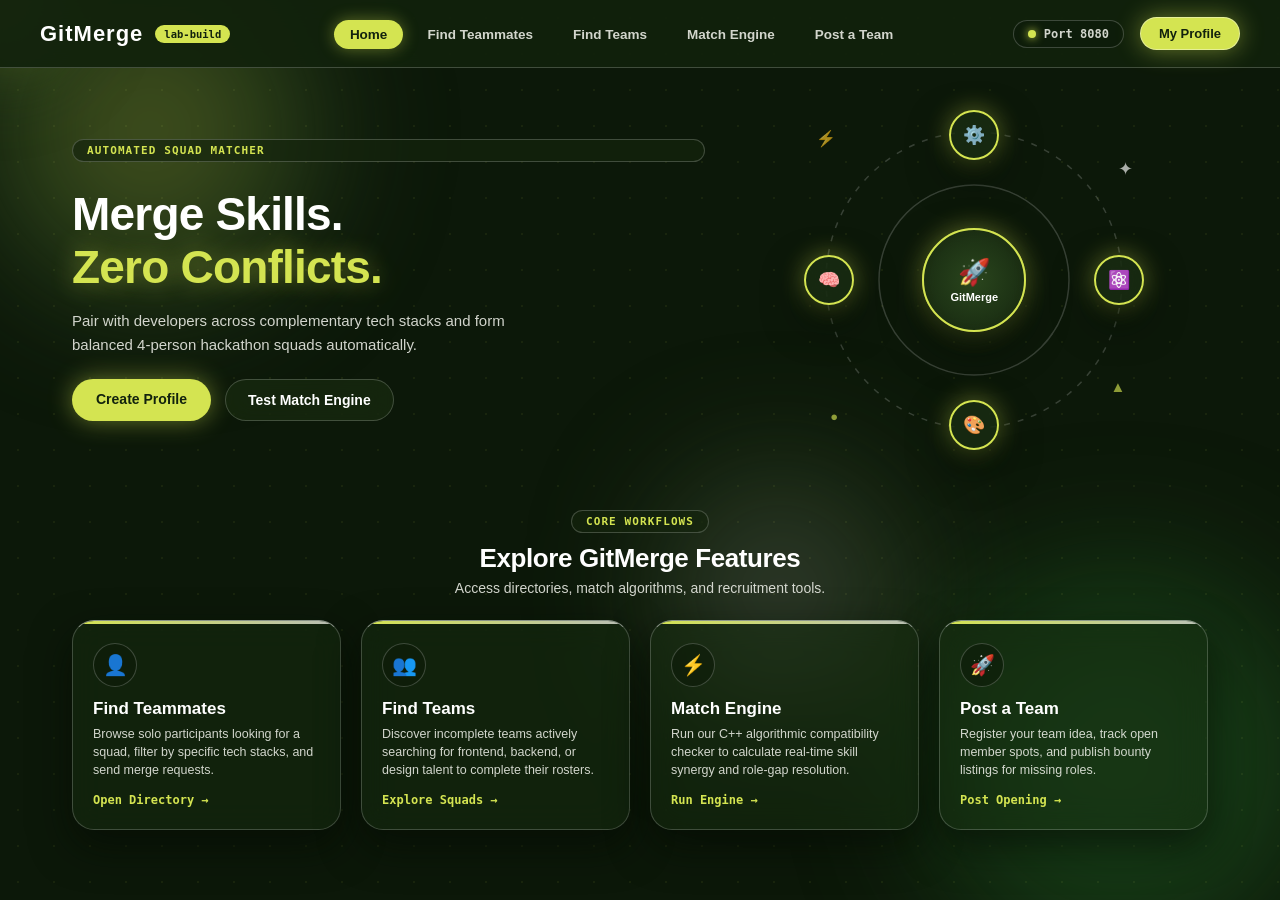
<file: frontend/index.html>
<!DOCTYPE html>
<html lang="en">
<head>
    <meta charset="UTF-8">
    <meta name="viewport" content="width=device-width, initial-scale=1.0">
    <title>GitMerge | Hub</title>
    <link rel="stylesheet" href="css/style.css">
    <link rel="stylesheet" href="css/navbar.css">
    <link rel="stylesheet" href="css/cards.css">
</head>
<body>
    <!-- INTERACTIVE BACKGROUND CANVAS -->
    <div class="global-bg-canvas">
        <div class="bg-orb orb-1"></div>
        <div class="bg-orb orb-2"></div>
        <div class="bg-orb orb-3"></div>
        <div class="mouse-follower-glow" id="mouseGlow"></div>
    </div>

    <header class="navbar">
        <div class="nav-brand">
            <a href="index.html" class="brand-title">GitMerge</a>
            <span class="brand-badge">lab-build</span>
        </div>
        <ul class="nav-links">
            <li><a href="index.html" class="nav-item active">Home</a></li>
            <li><a href="pages/find-teammates.html" class="nav-item">Find Teammates</a></li>
            <li><a href="pages/find-teams.html" class="nav-item">Find Teams</a></li>
            <li><a href="pages/match-engine.html" class="nav-item">Match Engine</a></li>
            <li><a href="pages/create-squad.html" class="nav-item">Post a Team</a></li>
        </ul>
        <div class="nav-right">
            <span class="engine-status"><span class="pulse-dot"></span>Port 8080</span>
            <a href="pages/profile.html" class="btn-profile-link">My Profile</a>
        </div>
    </header>

    <!-- Hero Section -->
    <section class="hero-orbit-section">
        <div class="hero-text-content">
            <span class="directory-badge">Automated Squad Matcher</span>
            <h1 class="hero-title">Merge Skills.<br><span class="highlight-lime">Zero Conflicts.</span></h1>
            <p class="hero-desc">
                Pair with developers across complementary tech stacks and form balanced 4-person hackathon squads automatically.
            </p>
            <div class="hero-actions">
                <a href="pages/profile.html" class="btn-hero-primary">Create Profile</a>
                <a href="pages/match-engine.html" class="btn-hero-secondary">Test Match Engine</a>
            </div>
        </div>

        <div class="orbit-stage" id="orbitStage">
            <div class="floating-particle p1">⚡</div>
            <div class="floating-particle p2">✦</div>
            <div class="floating-particle p3">●</div>
            <div class="floating-particle p4">▲</div>

            <div class="orbit-center">
                <div class="center-core">
                    <span class="core-icon">🚀</span>
                    <span class="core-label">GitMerge</span>
                </div>
                <div class="center-pulse"></div>
            </div>

            <!-- Explicit inline fill="none" prevents black circle bug -->
            <svg class="orbit-svg-tracks" viewBox="0 0 360 360" width="360" height="360" style="fill: none;">
                <circle class="track-circle track-outer" cx="180" cy="180" r="148" fill="none"></circle>
                <circle class="track-circle track-inner" cx="180" cy="180" r="95" fill="none"></circle>
            </svg>

            <div class="orbit-ring" id="orbitRing">
                <div class="orbit-node node-1">
                    <span class="node-icon">⚙️</span>
                    <span class="node-tooltip">C++ Backend</span>
                </div>
                <div class="orbit-node node-2">
                    <span class="node-icon">⚛️</span>
                    <span class="node-tooltip">Frontend Dev</span>
                </div>
                <div class="orbit-node node-3">
                    <span class="node-icon">🎨</span>
                    <span class="node-tooltip">UI/UX Design</span>
                </div>
                <div class="orbit-node node-4">
                    <span class="node-icon">🧠</span>
                    <span class="node-tooltip">AI / ML</span>
                </div>
            </div>
        </div>
    </section>

    <!-- 4 Feature Shortcuts Section -->
    <section class="shortcuts-section">
        <header class="shortcuts-header">
            <span class="directory-badge">Core Workflows</span>
            <h2>Explore GitMerge Features</h2>
            <p>Access directories, match algorithms, and recruitment tools.</p>
        </header>

        <div class="shortcuts-grid">
            <a href="pages/find-teammates.html" class="shortcut-card">
                <div>
                    <div class="shortcut-icon-bubble">👤</div>
                    <h3 class="shortcut-title">Find Teammates</h3>
                    <p class="shortcut-desc">Browse solo participants looking for a squad, filter by specific tech stacks, and send merge requests.</p>
                </div>
                <span class="shortcut-action-link">Open Directory &rarr;</span>
            </a>

            <a href="pages/find-teams.html" class="shortcut-card">
                <div>
                    <div class="shortcut-icon-bubble">👥</div>
                    <h3 class="shortcut-title">Find Teams</h3>
                    <p class="shortcut-desc">Discover incomplete teams actively searching for frontend, backend, or design talent to complete their rosters.</p>
                </div>
                <span class="shortcut-action-link">Explore Squads &rarr;</span>
            </a>

            <a href="pages/match-engine.html" class="shortcut-card">
                <div>
                    <div class="shortcut-icon-bubble">⚡</div>
                    <h3 class="shortcut-title">Match Engine</h3>
                    <p class="shortcut-desc">Run our C++ algorithmic compatibility checker to calculate real-time skill synergy and role-gap resolution.</p>
                </div>
                <span class="shortcut-action-link">Run Engine &rarr;</span>
            </a>

            <a href="pages/create-squad.html" class="shortcut-card">
                <div>
                    <div class="shortcut-icon-bubble">🚀</div>
                    <h3 class="shortcut-title">Post a Team</h3>
                    <p class="shortcut-desc">Register your team idea, track open member spots, and publish bounty listings for missing roles.</p>
                </div>
                <span class="shortcut-action-link">Post Opening &rarr;</span>
            </a>
        </div>
    </section>

    <script src="js/config.js"></script>
    <script>
        // Interactive Mouse Follower & 3D Tilt
        document.addEventListener("DOMContentLoaded", () => {
            const glow = document.getElementById("mouseGlow");
            const stage = document.getElementById("orbitStage");

            window.addEventListener("mousemove", (e) => {
                // Move the interactive background glow
                if (glow) {
                    glow.style.left = `${e.clientX}px`;
                    glow.style.top = `${e.clientY}px`;
                }

                // Smooth 3D parallax on the orbit hub
                if (stage) {
                    const x = (window.innerWidth / 2 - e.pageX) / 45;
                    const y = (window.innerHeight / 2 - e.pageY) / 45;
                    stage.style.transform = `perspective(1000px) rotateY(${-x}deg) rotateX(${y}deg)`;
                }
            });

            window.addEventListener("mouseleave", () => {
                if (stage) {
                    stage.style.transform = `perspective(1000px) rotateY(0deg) rotateX(0deg)`;
                }
            });
        });
    </script>
</body>
</html>
</file>
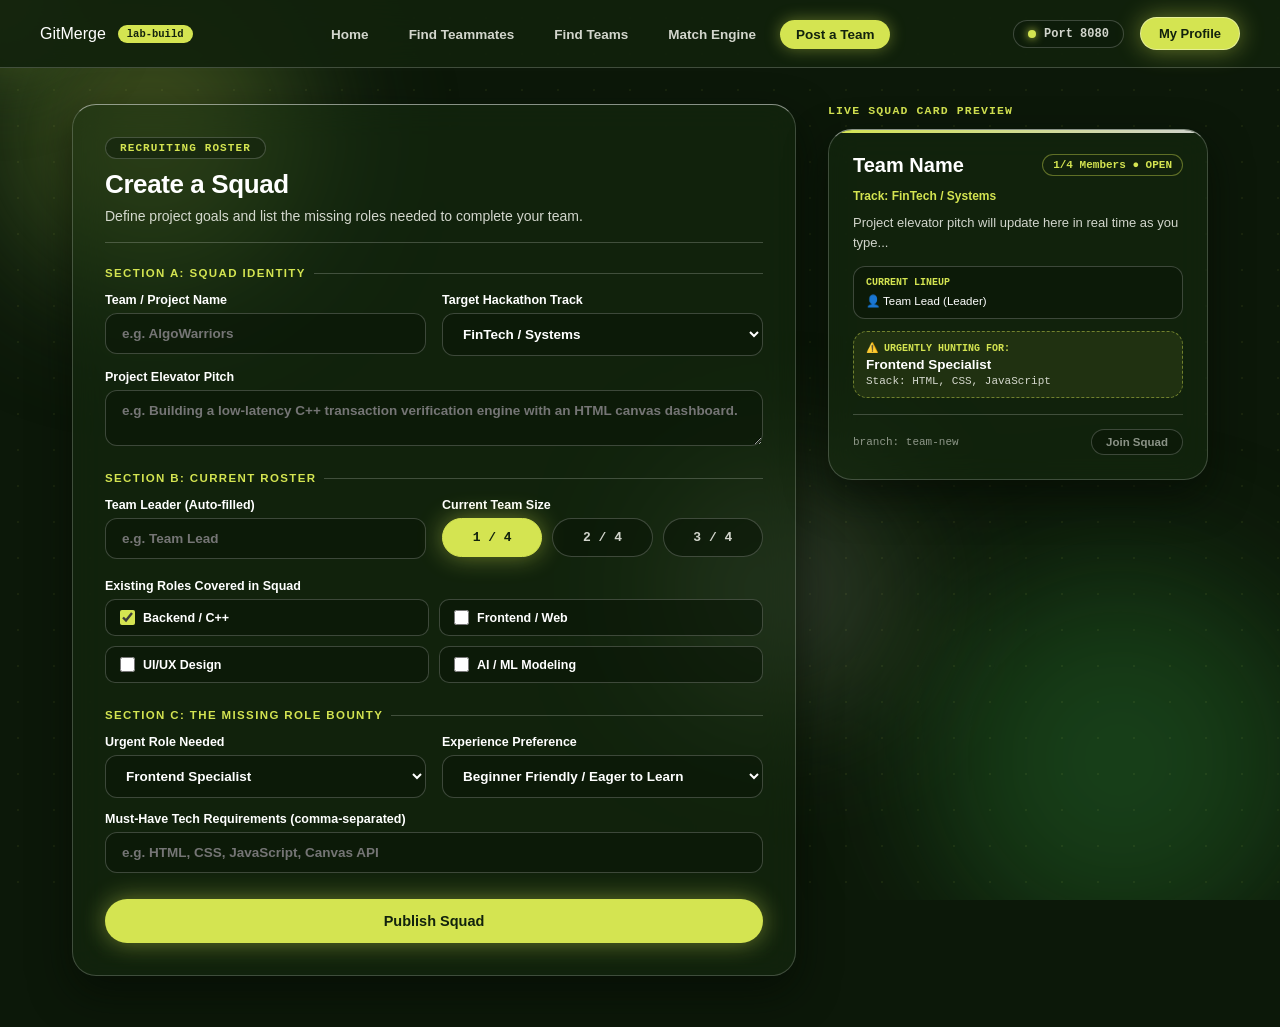
<file: frontend/pages/create-squad.html>
<!DOCTYPE html>
<html lang="en">
<head>
    <meta charset="UTF-8">
    <meta name="viewport" content="width=device-width, initial-scale=1.0">
    <title>GitMerge | Post a Team</title>
    <link rel="stylesheet" href="../css/style.css">
    <link rel="stylesheet" href="../css/navbar.css">
    <link rel="stylesheet" href="../css/squad.css">
</head>
<body>
    <div class="global-bg-canvas">
    <div class="bg-orb orb-1"></div>
    <div class="bg-orb orb-2"></div>
    <div class="bg-orb orb-3"></div>
    <div class="mouse-follower-glow" id="mouseGlow"></div>
</div>

    <header class="navbar">
        <div class="nav-brand">
            <span>GitMerge</span>
            <span class="brand-badge">lab-build</span>
        </div>
        <ul class="nav-links">
            <li><a href="../index.html" class="nav-item">Home</a></li>
            <li><a href="find-teammates.html" class="nav-item">Find Teammates</a></li>
            <li><a href="find-teams.html" class="nav-item">Find Teams</a></li>
            <li><a href="match-engine.html" class="nav-item">Match Engine</a></li>
            <li><a href="create-squad.html" class="nav-item active">Post a Team</a></li>
        </ul>
        <div class="nav-right">
            <span class="engine-status"><span class="pulse-dot"></span>Port 8080</span>
            <a href="profile.html" class="btn-profile-link">My Profile</a>
        </div>
    </header>

    <main class="squad-container">
        <!-- Left: Form Panel -->
        <section class="squad-form-panel">
            <div class="panel-header">
                <span class="directory-badge">Recruiting Roster</span>
                <h2>Create a Squad</h2>
                <p class="panel-subtitle">Define project goals and list the missing roles needed to complete your team.</p>
            </div>

            <form id="squadForm">
                <!-- Section A: Identity -->
                <div class="form-section">
                    <h3 class="section-title">Section A: Squad Identity</h3>
                    <div class="grid-2">
                        <div class="form-group">
                            <label for="teamName">Team / Project Name</label>
                            <input type="text" id="teamName" placeholder="e.g. AlgoWarriors" required>
                        </div>
                        <div class="form-group">
                            <label for="targetTrack">Target Hackathon Track</label>
                            <select id="targetTrack" class="input-field">
                                <option value="FinTech / Systems">FinTech / Systems</option>
                                <option value="AI & Intelligent Systems">AI & Intelligent Systems</option>
                                <option value="Open Innovation">Open Innovation</option>
                                <option value="Web3 & Cloud">Web3 & Cloud</option>
                            </select>
                        </div>
                    </div>
                    <div class="form-group">
                        <label for="teamPitch">Project Elevator Pitch</label>
                        <textarea id="teamPitch" class="input-field" maxlength="180" placeholder="e.g. Building a low-latency C++ transaction verification engine with an HTML canvas dashboard." required></textarea>
                    </div>
                </div>

                <!-- Section B: Current Roster -->
                <div class="form-section">
                    <h3 class="section-title">Section B: Current Roster</h3>
                    <div class="grid-2">
                        <div class="form-group">
                            <label for="leaderName">Team Leader (Auto-filled)</label>
                            <input type="text" id="leaderName" placeholder="e.g. Team Lead" required>
                        </div>
                        <div class="form-group">
                            <label>Current Team Size</label>
                            <div class="size-selector-grid">
                                <span class="size-pill selected" data-size="1">1 / 4</span>
                                <span class="size-pill" data-size="2">2 / 4</span>
                                <span class="size-pill" data-size="3">3 / 4</span>
                            </div>
                        </div>
                    </div>

                    <div class="form-group">
                        <label>Existing Roles Covered in Squad</label>
                        <div class="checkbox-grid">
                            <label class="checkbox-label"><input type="checkbox" name="coveredRole" value="Backend" checked> Backend / C++</label>
                            <label class="checkbox-label"><input type="checkbox" name="coveredRole" value="Frontend"> Frontend / Web</label>
                            <label class="checkbox-label"><input type="checkbox" name="coveredRole" value="UI/UX"> UI/UX Design</label>
                            <label class="checkbox-label"><input type="checkbox" name="coveredRole" value="AI/ML"> AI / ML Modeling</label>
                        </div>
                    </div>
                </div>

                <!-- Section C: The Missing Role Bounty -->
                <div class="form-section">
                    <h3 class="section-title">Section C: The Missing Role Bounty</h3>
                    <div class="grid-2">
                        <div class="form-group">
                            <label for="neededRole">Urgent Role Needed</label>
                            <select id="neededRole" class="input-field">
                                <option value="Frontend Specialist">Frontend Specialist</option>
                                <option value="Backend Specialist">Backend Specialist</option>
                                <option value="UI/UX & Product Designer">UI/UX & Product Designer</option>
                                <option value="AI / ML Engineer">AI / ML Engineer</option>
                            </select>
                        </div>
                        <div class="form-group">
                            <label for="experiencePref">Experience Preference</label>
                            <select id="experiencePref" class="input-field">
                                <option value="Beginner Friendly">Beginner Friendly / Eager to Learn</option>
                                <option value="Intermediate">Intermediate / Previous Hackathon Experience</option>
                                <option value="Competitive">Competitive / Going for 1st Place</option>
                            </select>
                        </div>
                    </div>
                    <div class="form-group">
                        <label for="requiredStack">Must-Have Tech Requirements (comma-separated)</label>
                        <input type="text" id="requiredStack" placeholder="e.g. HTML, CSS, JavaScript, Canvas API" required>
                    </div>
                </div>

                <button type="submit" class="btn-submit">Publish Squad</button>
                <p id="squadStatus" style="display: none; text-align: center; margin-top: 14px; font-family: monospace;"></p>
            </form>
        </section>

        <!-- Right: Sticky Live Preview -->
        <aside class="preview-sticky">
            <h4 class="preview-title">Live Squad Card Preview</h4>
            <div class="squad-preview-card">
                <div class="squad-top">
                    <h3 class="squad-name" id="previewTeamName">Team Name</h3>
                    <span class="capacity-badge" id="previewCapacity">1/4 Members ● OPEN</span>
                </div>
                <p class="track-tag" id="previewTrack">Track: FinTech / Systems</p>
                <p class="squad-pitch" id="previewPitch">Project elevator pitch will update here in real time as you type...</p>

                <div class="roster-box">
                    <p class="roster-title">Current Lineup</p>
                    <div class="roster-members" id="previewLineup">
                        <div class="roster-item">👤 <span id="previewLeaderDisplay">Team Lead</span> (Leader)</div>
                    </div>
                </div>

                <div class="bounty-alert-box">
                    <p class="bounty-title">⚠️ Urgently Hunting For:</p>
                    <p class="bounty-role" id="previewBountyRole">Frontend Specialist</p>
                    <p class="bounty-stack" id="previewBountyStack">Stack: HTML, CSS, JavaScript</p>
                </div>

                <div class="squad-footer">
                    <span class="card-branch-tag" id="previewBranch">branch: team-new</span>
                    <button type="button" class="btn-disabled-preview" disabled>Join Squad</button>
                </div>
            </div>
        </aside>
    </main>

    <script src="../js/config.js"></script>
    <script src="../js/squad.js"></script>
    <script>
    document.addEventListener("mousemove", (e) => {
        const glow = document.getElementById("mouseGlow");
        if (glow) {
            glow.style.left = `${e.clientX}px`;
            glow.style.top = `${e.clientY}px`;
        }
    });
</script>
</body>
</html>
</file>
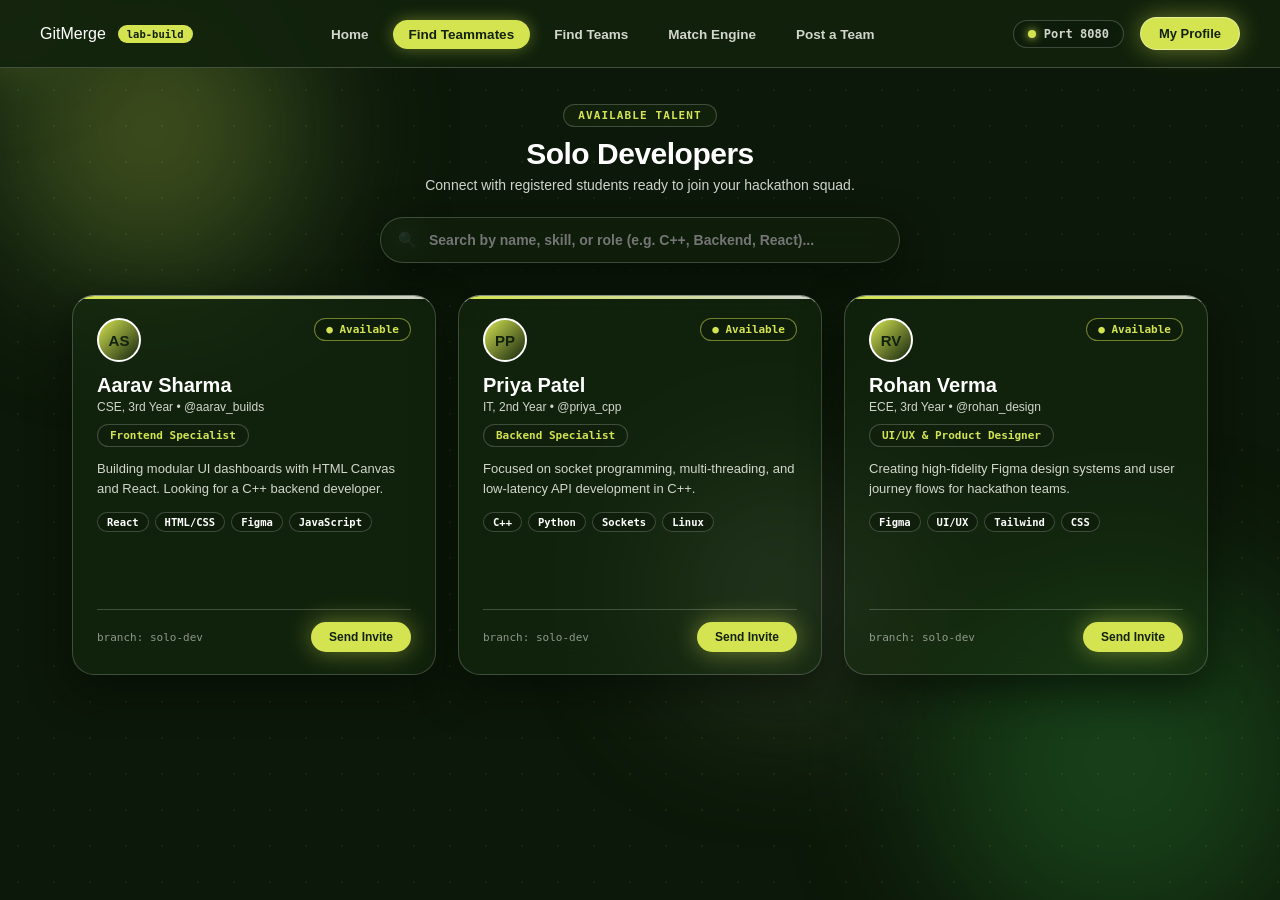
<file: frontend/pages/find-teammates.html>
<!DOCTYPE html>
<html lang="en">
<head>
    <meta charset="UTF-8">
    <meta name="viewport" content="width=device-width, initial-scale=1.0">
    <title>GitMerge | Find Teammates</title>
    <link rel="stylesheet" href="../css/style.css">
    <link rel="stylesheet" href="../css/navbar.css">
    <link rel="stylesheet" href="../css/cards.css">
</head>
<body>
    <div class="global-bg-canvas">
    <div class="bg-orb orb-1"></div>
    <div class="bg-orb orb-2"></div>
    <div class="bg-orb orb-3"></div>
    <div class="mouse-follower-glow" id="mouseGlow"></div>
</div>

    <header class="navbar">
        <div class="nav-brand">
            <span>GitMerge</span>
            <span class="brand-badge">lab-build</span>
        </div>
        <ul class="nav-links">
            <li><a href="../index.html" class="nav-item">Home</a></li>
            <li><a href="find-teammates.html" class="nav-item active">Find Teammates</a></li>
            <li><a href="find-teams.html" class="nav-item">Find Teams</a></li>
            <li><a href="match-engine.html" class="nav-item">Match Engine</a></li>
            <li><a href="create-squad.html" class="nav-item">Post a Team</a></li>
        </ul>
        <div class="nav-right">
            <span class="engine-status"><span class="pulse-dot"></span>Port 8080</span>
            <a href="profile.html" class="btn-profile-link">My Profile</a>
        </div>
    </header>

    <main class="directory-container">
        <header class="directory-header">
            <span class="directory-badge">Available Talent</span>
            <h1>Solo Developers</h1>
            <p>Connect with registered students ready to join your hackathon squad.</p>
        </header>

        <section class="filter-bar">
            <div class="search-wrapper">
                <span class="search-icon">🔍</span>
                <input type="text" id="searchInput" class="search-input" placeholder="Search by name, skill, or role (e.g. C++, Backend, React)...">
            </div>
        </section>

        <!-- Dynamic solo cards populate here -->
        <section class="card-grid" id="teammatesGrid"></section>
    </main>

    <script src="../js/config.js"></script>
    <script src="../js/teammates.js"></script>
    <script>
    document.addEventListener("mousemove", (e) => {
        const glow = document.getElementById("mouseGlow");
        if (glow) {
            glow.style.left = `${e.clientX}px`;
            glow.style.top = `${e.clientY}px`;
        }
    });
</script>
</body>
</html>
</file>
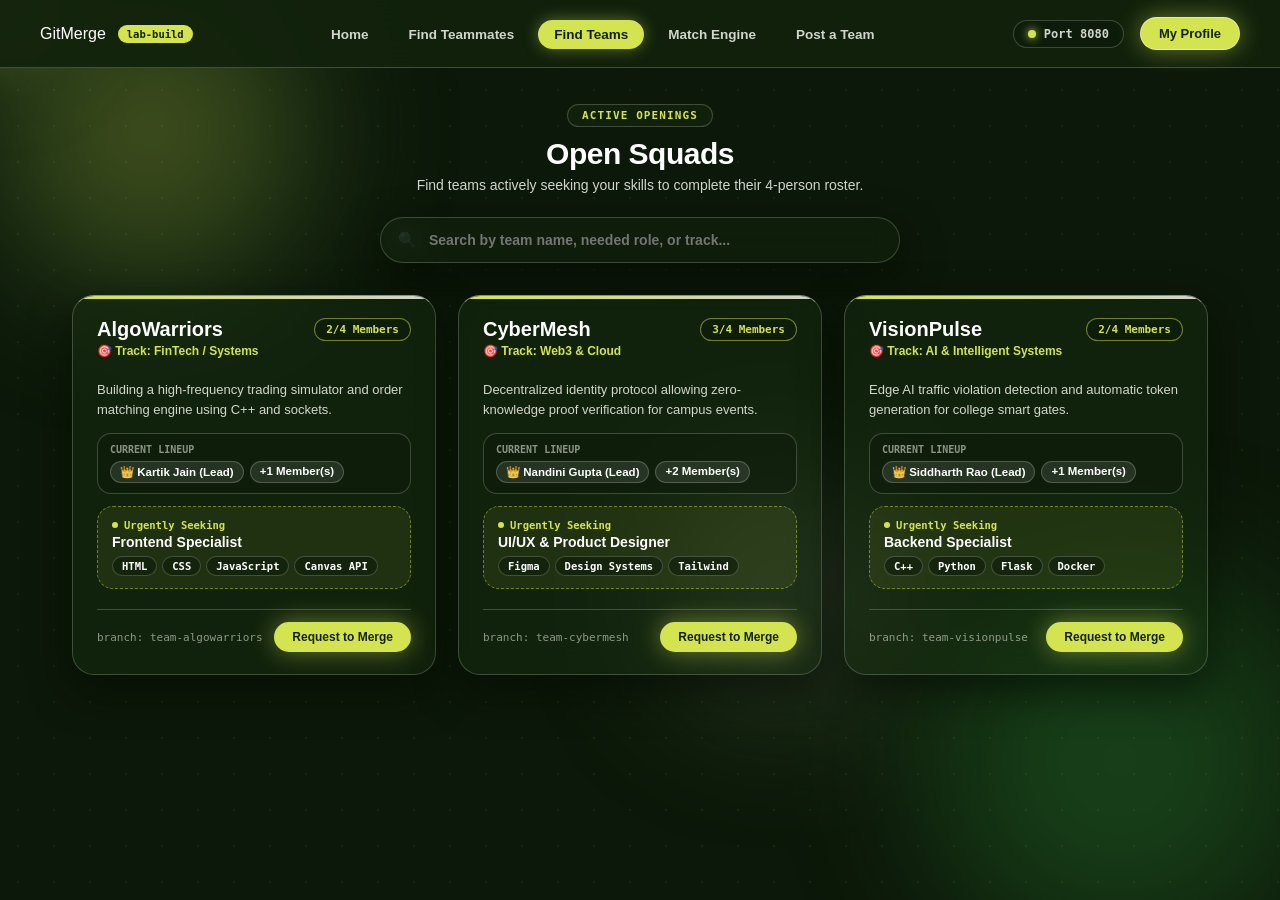
<file: frontend/pages/find-teams.html>
<!DOCTYPE html>
<html lang="en">
<head>
    <meta charset="UTF-8">
    <meta name="viewport" content="width=device-width, initial-scale=1.0">
    <title>GitMerge | Find Teams</title>
    <link rel="stylesheet" href="../css/style.css">
    <link rel="stylesheet" href="../css/navbar.css">
    <link rel="stylesheet" href="../css/cards.css">
</head>
<body>
    <div class="global-bg-canvas">
    <div class="bg-orb orb-1"></div>
    <div class="bg-orb orb-2"></div>
    <div class="bg-orb orb-3"></div>
    <div class="mouse-follower-glow" id="mouseGlow"></div>
</div>

    <header class="navbar">
        <div class="nav-brand">
            <span>GitMerge</span>
            <span class="brand-badge">lab-build</span>
        </div>
        <ul class="nav-links">
            <li><a href="../index.html" class="nav-item">Home</a></li>
            <li><a href="find-teammates.html" class="nav-item">Find Teammates</a></li>
            <li><a href="find-teams.html" class="nav-item active">Find Teams</a></li>
            <li><a href="match-engine.html" class="nav-item">Match Engine</a></li>
            <li><a href="create-squad.html" class="nav-item">Post a Team</a></li>
        </ul>
        <div class="nav-right">
            <span class="engine-status"><span class="pulse-dot"></span>Port 8080</span>
            <a href="profile.html" class="btn-profile-link">My Profile</a>
        </div>
    </header>

    <main class="directory-container">
        <header class="directory-header">
            <span class="directory-badge">Active Openings</span>
            <h1>Open Squads</h1>
            <p>Find teams actively seeking your skills to complete their 4-person roster.</p>
        </header>

        <section class="filter-bar">
            <div class="search-wrapper">
                <span class="search-icon">🔍</span>
                <input type="text" id="squadSearchInput" class="search-input" placeholder="Search by team name, needed role, or track...">
            </div>
        </section>

        <section class="card-grid" id="teamsGrid">
            <!-- Populated via teams.js -->
        </section>
    </main>

    <script src="../js/config.js"></script>
    <script src="../js/teams.js"></script>
    <script>
    document.addEventListener("mousemove", (e) => {
        const glow = document.getElementById("mouseGlow");
        if (glow) {
            glow.style.left = `${e.clientX}px`;
            glow.style.top = `${e.clientY}px`;
        }
    });
</script>
</body>
</html>
</file>
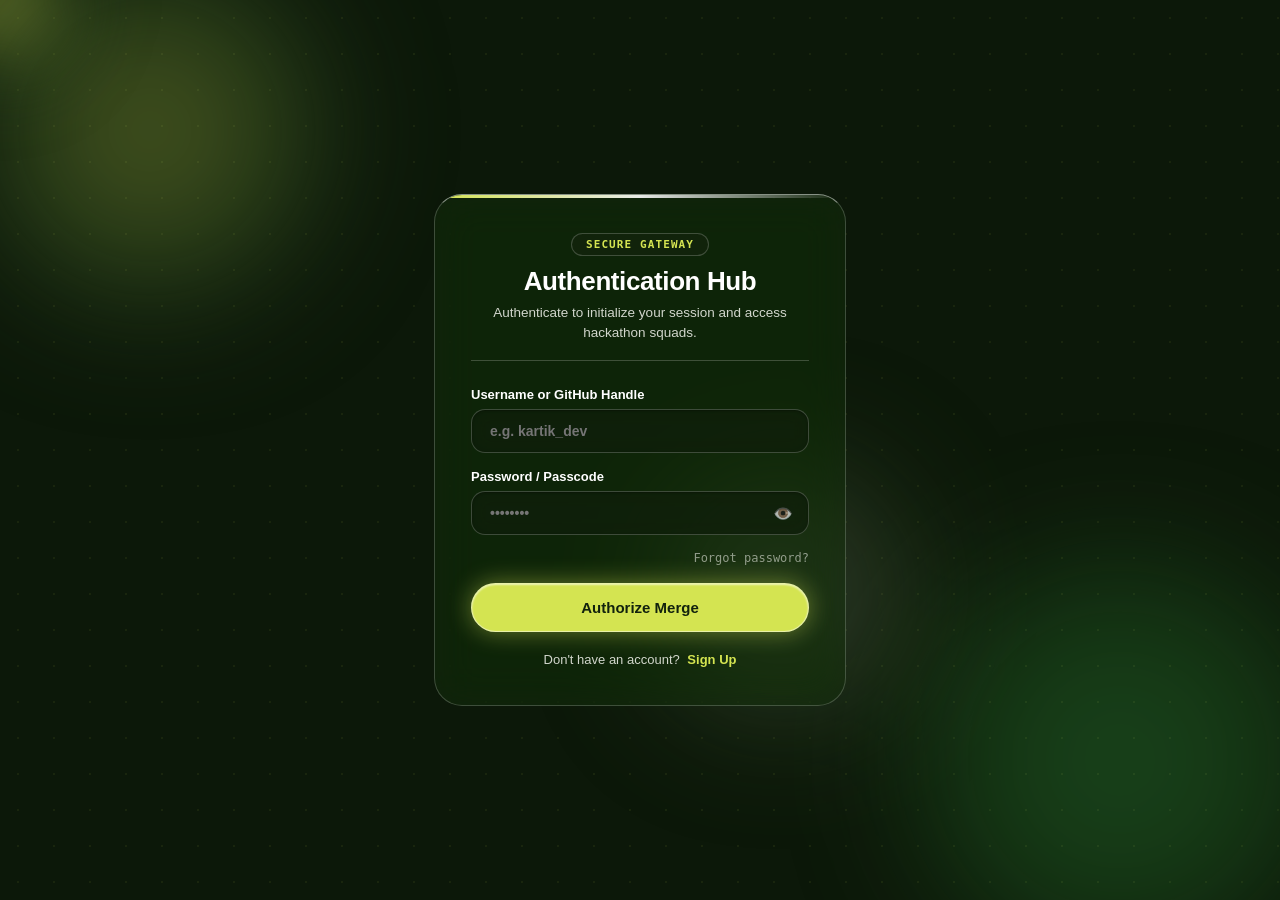
<file: frontend/pages/login.html>
<!DOCTYPE html>
<html lang="en">
<head>
    <meta charset="UTF-8">
    <meta name="viewport" content="width=device-width, initial-scale=1.0">
    <title>GitMerge | Authentication</title>
    <link rel="stylesheet" href="../css/style.css">
    <link rel="stylesheet" href="../css/login.css">
</head>
<body class="login-page-body">

    <!-- INTERACTIVE BACKGROUND CANVAS -->
    <div class="global-bg-canvas">
        <div class="bg-orb orb-1"></div>
        <div class="bg-orb orb-2"></div>
        <div class="bg-orb orb-3"></div>
        <div class="mouse-follower-glow" id="mouseGlow"></div>
    </div>

    <main class="login-container">
        <div class="login-card">
            <header class="login-header">
                <span class="directory-badge">Secure Gateway</span>
                <h2 id="formTitle">Authentication Hub</h2>
                <p class="panel-subtitle" id="formSubtitle">Authenticate to initialize your session and access hackathon squads.</p>
            </header>

            <section class="login-body">
                <form class="login-form" id="loginForm">
                    <div class="form-group" id="nameGroup" style="display: none;">
                        <label for="fullName">Full Name</label>
                        <input type="text" id="fullName" placeholder="e.g. Kartik Jain">
                    </div>

                    <div class="form-group">
                        <label for="username">Username or GitHub Handle</label>
                        <input type="text" id="username" name="username" placeholder="e.g. kartik_dev" required>
                    </div>

                    <div class="form-group">
                        <label for="password">Password / Passcode</label>
                        <div class="password-wrapper">
                            <input type="password" id="password" name="password" placeholder="••••••••" required>
                            <button type="button" id="togglePassword" class="eye-btn" title="Show/Hide Password">👁️</button>
                        </div>
                    </div>

                    <div class="auth-aux-row" id="auxRow">
                        <a href="#" id="forgotLink" class="aux-link">Forgot password?</a>
                    </div>

                    <button type="submit" class="btn-submit" id="submitBtn">Authorize Merge</button>
                    <p id="statusMessage" class="status-badge" style="display: none;"></p>
                </form>

                <div class="auth-switch-prompt">
                    <span id="switchText">Don't have an account?</span> 
                    <a href="#" id="switchModeBtn">Sign Up</a>
                </div>
            </section>
        </div>
    </main>

    <script src="../js/config.js"></script>
    <script src="../js/login.js"></script>
    <script>
        document.addEventListener("mousemove", (e) => {
            const glow = document.getElementById("mouseGlow");
            if (glow) {
                glow.style.left = `${e.clientX}px`;
                glow.style.top = `${e.clientY}px`;
            }
        });
    </script>
</body>
</html>
</file>
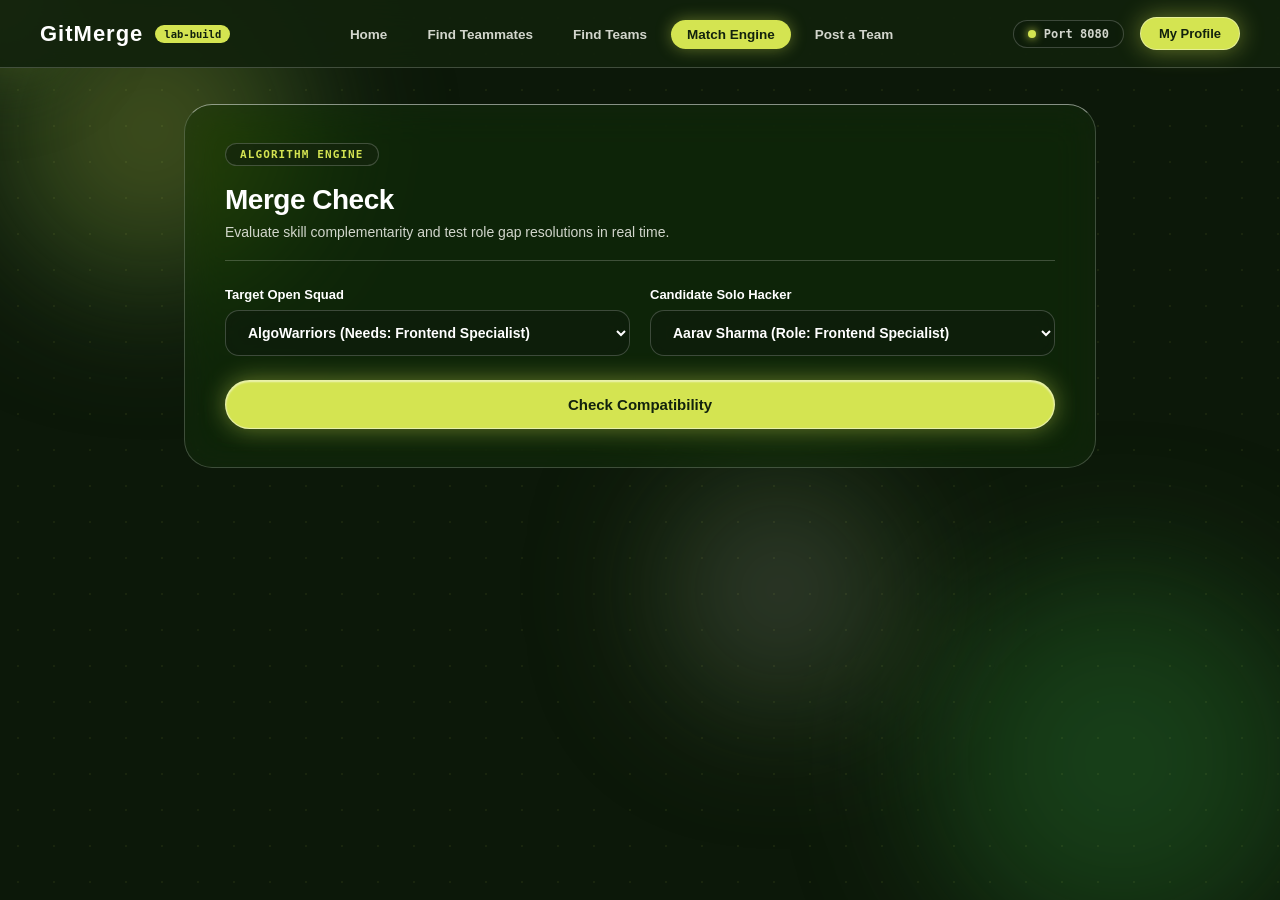
<file: frontend/pages/match-engine.html>
<!DOCTYPE html>
<html lang="en">
<head>
    <meta charset="UTF-8">
    <meta name="viewport" content="width=device-width, initial-scale=1.0">
    <title>GitMerge | Match Engine</title>
    <link rel="stylesheet" href="../css/style.css">
    <link rel="stylesheet" href="../css/navbar.css">
    <link rel="stylesheet" href="../css/cards.css">
    <style>
        .matcher-wrapper {
            flex: 1;
            max-width: 960px;
            width: 100%;
            margin: 0 auto;
            padding: 104px 24px 50px 24px; /* Clears navbar cleanly */
        }

        .matcher-card {
            background: var(--bg-glass-card);
            backdrop-filter: blur(20px) saturate(180%);
            -webkit-backdrop-filter: blur(20px) saturate(180%);
            border: 1px solid var(--border-glass);
            border-top: 1.5px solid var(--border-glass-top);
            border-radius: 28px;
            padding: 38px 40px;
            box-shadow: var(--shadow-glossy);
        }

        .matcher-header {
            margin-bottom: 26px;
            border-bottom: 1px solid var(--border-glass);
            padding-bottom: 18px;
            text-align: left;
        }

        .matcher-header h1 {
            font-size: 28px;
            font-weight: 900;
            color: var(--c-white);
            letter-spacing: -0.5px;
            margin-top: 8px;
            margin-bottom: 6px;
        }

        .panel-subtitle {
            font-size: 14px;
            color: var(--text-muted);
            line-height: 1.45;
        }

        .dropdown-grid {
            display: grid;
            grid-template-columns: 1fr 1fr;
            gap: 20px;
            margin-bottom: 24px;
        }

        .form-group {
            display: flex;
            flex-direction: column;
            gap: 8px;
        }

        .form-group label {
            font-size: 13px;
            font-weight: 700;
            color: var(--c-white);
        }

        .input-field {
            width: 100%;
            padding: 13px 18px;
            background: rgba(14, 28, 10, 0.7);
            backdrop-filter: blur(10px);
            border: 1px solid var(--border-glass);
            border-radius: 14px;
            color: var(--c-white);
            font-size: 14px;
            font-weight: 600;
            outline: none;
        }

        .input-field:focus {
            border-color: var(--c-lime);
            box-shadow: var(--glow-lime);
        }

        .btn-compute {
            width: 100%;
            padding: 15px;
            background: var(--c-lime);
            color: var(--text-dark);
            border: 1px solid rgba(255, 255, 255, 0.5);
            border-radius: 40px;
            font-size: 15px;
            font-weight: 900;
            cursor: pointer;
            box-shadow: var(--glow-lime), inset 0 1px 2px rgba(255, 255, 255, 0.6);
            transition: all 0.2s ease;
        }

        .btn-compute:hover {
            filter: brightness(1.1);
            transform: translateY(-2px) scale(1.02);
        }

        .results-panel {
            display: none;
            background: rgba(12, 24, 8, 0.6);
            backdrop-filter: blur(12px);
            border: 1px solid var(--border-glass);
            border-radius: 18px;
            padding: 24px;
            margin-top: 26px;
        }

        .score-row {
            display: flex;
            align-items: center;
            justify-content: space-between;
            margin-bottom: 18px;
        }

        .score-circle {
            font-size: 34px;
            font-weight: 900;
            font-family: monospace;
            color: var(--c-lime);
            text-shadow: var(--glow-lime);
        }

        .verdict-text {
            font-size: 15px;
            font-weight: 800;
            color: var(--c-white);
            margin-top: 3px;
        }

        .breakdown-list {
            list-style: none;
            display: flex;
            flex-direction: column;
            gap: 10px;
            border-top: 1px solid var(--border-glass);
            padding-top: 16px;
        }

        .breakdown-item {
            font-size: 13.5px;
            display: flex;
            align-items: center;
            gap: 8px;
            color: var(--text-muted);
        }

        .terminal-note {
            font-family: monospace;
            font-size: 11px;
            color: var(--text-dim);
            margin-top: 16px;
            text-align: right;
        }
    </style>
</head>
<body>

    <div class="global-bg-canvas">
    <div class="bg-orb orb-1"></div>
    <div class="bg-orb orb-2"></div>
    <div class="bg-orb orb-3"></div>
    <div class="mouse-follower-glow" id="mouseGlow"></div>
</div>

    <header class="navbar">
        <div class="nav-brand">
            <a href="../index.html" class="brand-title">GitMerge</a>
            <span class="brand-badge">lab-build</span>
        </div>
        <ul class="nav-links">
            <li><a href="../index.html" class="nav-item">Home</a></li>
            <li><a href="find-teammates.html" class="nav-item">Find Teammates</a></li>
            <li><a href="find-teams.html" class="nav-item">Find Teams</a></li>
            <li><a href="match-engine.html" class="nav-item active">Match Engine</a></li>
            <li><a href="create-squad.html" class="nav-item">Post a Team</a></li>
        </ul>
        <div class="nav-right">
            <span class="engine-status"><span class="pulse-dot"></span>Port 8080</span>
            <a href="profile.html" class="btn-profile-link">My Profile</a>
        </div>
    </header>

    <main class="matcher-wrapper">
        <section class="matcher-card">
            <header class="matcher-header">
                <span class="directory-badge">Algorithm Engine</span>
                <h1>Merge Check</h1>
                <p class="panel-subtitle">Evaluate skill complementarity and test role gap resolutions in real time.</p>
            </header>

            <div class="dropdown-grid">
                <div class="form-group">
                    <label for="selectSquad">Target Open Squad</label>
                    <select id="selectSquad" class="input-field">
                        <option value="AlgoWarriors">AlgoWarriors (Needs: Frontend Specialist)</option>
                        <option value="CyberMesh">CyberMesh (Needs: UI/UX & Product Designer)</option>
                        <option value="VisionPulse">VisionPulse (Needs: Backend Specialist)</option>
                    </select>
                </div>
                <div class="form-group">
                    <label for="selectCandidate">Candidate Solo Hacker</label>
                    <select id="selectCandidate" class="input-field">
                        <option value="Aarav Sharma">Aarav Sharma (Role: Frontend Specialist)</option>
                        <option value="Priya Patel">Priya Patel (Role: Backend Specialist)</option>
                        <option value="Rohan Verma">Rohan Verma (Role: UI/UX & Product Designer)</option>
                    </select>
                </div>
            </div>

            <button type="button" class="btn-compute" id="btnCalculate">Check Compatibility</button>

            <div class="results-panel" id="resultsBox">
                <div class="score-row">
                    <div>
                        <span style="font-size: 11px; font-family: monospace; text-transform: uppercase; letter-spacing: 0.08em; color: var(--text-muted);">Match Score</span>
                        <p class="verdict-text" id="verdictLabel">Optimal Match Identified</p>
                    </div>
                    <div class="score-circle" id="scoreDisplay">94%</div>
                </div>

                <ul class="breakdown-list">
                    <li class="breakdown-item">✅ <span id="roleMatchNote">Resolves missing primary role constraint.</span></li>
                    <li class="breakdown-item">✅ <span id="stackMatchNote">Possesses required tech stack components.</span></li>
                    <li class="breakdown-item">✅ <span>Roster capacity limit guard satisfied (&lt; 4 members).</span></li>
                </ul>

                <p class="terminal-note">Calculated by C++ Matching Engine • Real-Time Analysis</p>
            </div>
        </section>
    </main>

    <script src="../js/config.js"></script>
    <script src="../js/matcher.js"></script>
    <script>
    document.addEventListener("mousemove", (e) => {
        const glow = document.getElementById("mouseGlow");
        if (glow) {
            glow.style.left = `${e.clientX}px`;
            glow.style.top = `${e.clientY}px`;
        }
    });
</script>
</body>
</html>
</file>
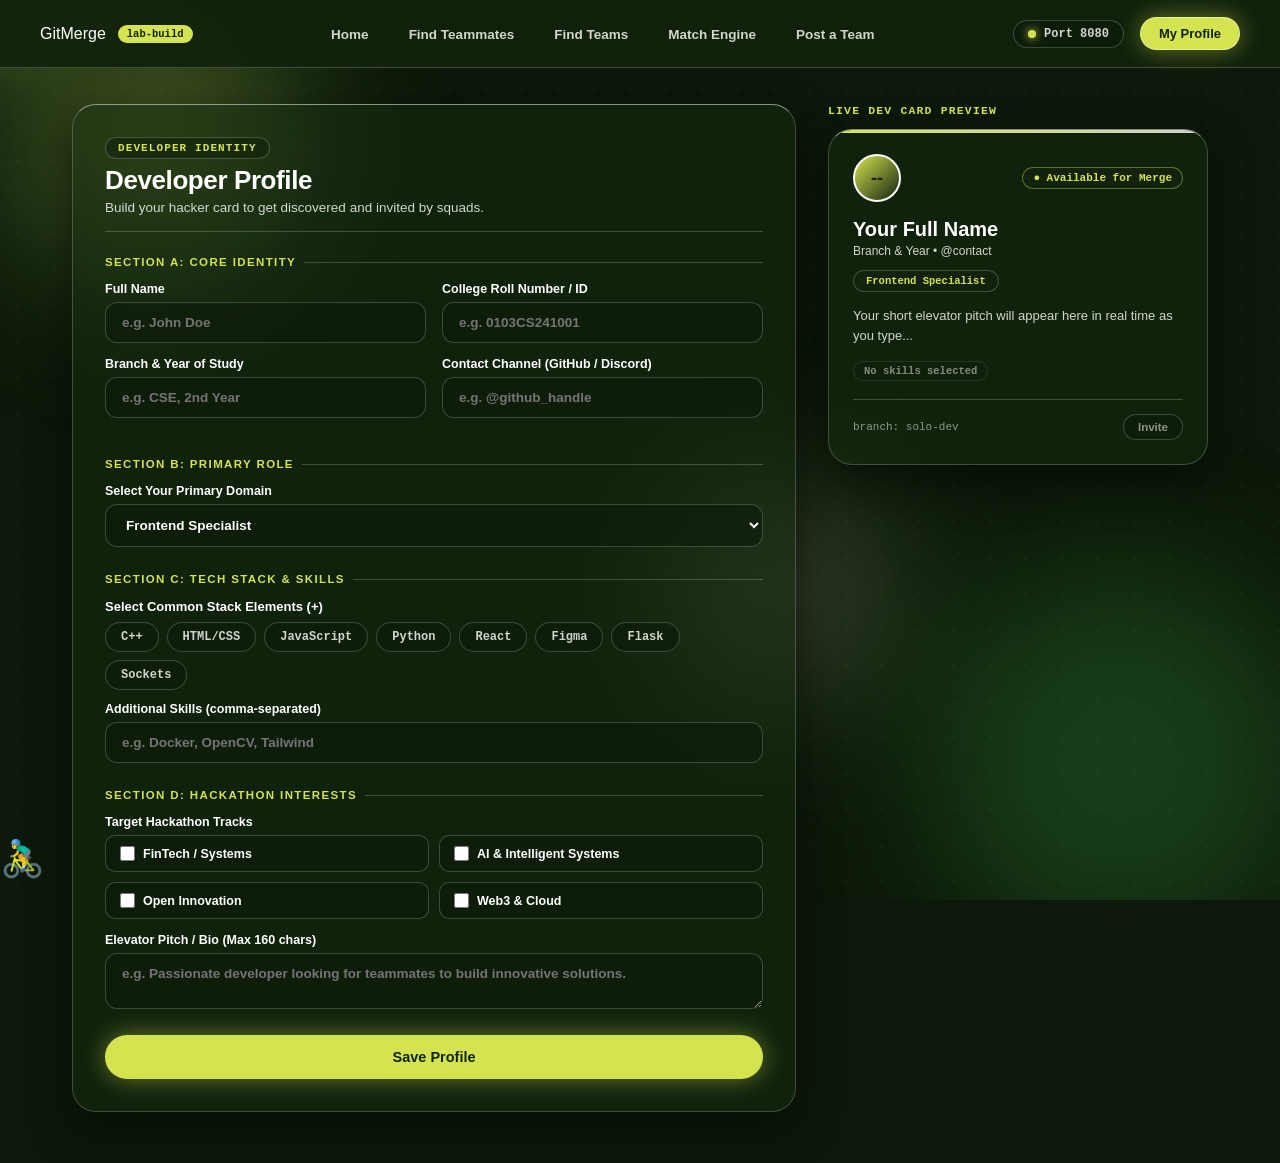
<file: frontend/pages/profile.html>
<!DOCTYPE html>
<html lang="en">
<head>
    <meta charset="UTF-8">
    <meta name="viewport" content="width=device-width, initial-scale=1.0">
    <title>GitMerge | Profile Builder</title>
    <link rel="stylesheet" href="../css/style.css">
    <link rel="stylesheet" href="../css/navbar.css">
    <link rel="stylesheet" href="../css/profile.css">
</head>
<body class="profile-page-body">

    <!-- ==============================================
         AUTUMN LEAF FALL & GLIDING SPRITE ANIMATION LAYER 
         (Active strictly on this tab)
         ============================================== -->
    <div class="profile-bg-animation-container">
        <!-- Floating & Falling Leaves System -->
        <div class="leaves-container">
            <div class="leaf-item leaf-1">🍃</div>
            <div class="leaf-item leaf-2">🍂</div>
            <div class="leaf-item leaf-3">🌿</div>
            <div class="leaf-item leaf-4">🍁</div>
            <div class="leaf-item leaf-5">🍃</div>
            <div class="leaf-item leaf-6">🍂</div>
            <div class="leaf-item leaf-7">🌿</div>
            <div class="leaf-item leaf-8">🍁</div>
        </div>

        <!-- Gliding Cyclist Character Layer -->
        <div class="gliding-character-wrapper">
            <div class="gliding-cyclist">🚴‍♂️</div>
        </div>
    </div>

    <div class="global-bg-canvas">
    <div class="bg-orb orb-1"></div>
    <div class="bg-orb orb-2"></div>
    <div class="bg-orb orb-3"></div>
    <div class="mouse-follower-glow" id="mouseGlow"></div>
</div>

    <!-- Top Navigation Bar -->
    <header class="navbar">
        <div class="nav-brand">
            <span>GitMerge</span>
            <span class="brand-badge">lab-build</span>
        </div>
        <ul class="nav-links">
            <li><a href="../index.html" class="nav-item">Home</a></li>
            <li><a href="find-teammates.html" class="nav-item">Find Teammates</a></li>
            <li><a href="find-teams.html" class="nav-item">Find Teams</a></li>
            <li><a href="match-engine.html" class="nav-item">Match Engine</a></li>
            <li><a href="create-squad.html" class="nav-item">Post a Team</a></li>
        </ul>
        <div class="nav-right">
            <span class="engine-status"><span class="pulse-dot"></span>Port 8080</span>
            <a href="profile.html" class="btn-profile-link active">My Profile</a>
        </div>
    </header>

    <main class="profile-container">
        <!-- Left: Form -->
        <section class="profile-form-panel">
            <div class="panel-header">
                <span class="directory-badge">Developer Identity</span>
                <h2>Developer Profile</h2>
                <p class="panel-subtitle">Build your hacker card to get discovered and invited by squads.</p>
            </div>

            <form id="profileForm">
                <!-- Section A: Identity -->
                <div class="form-section">
                    <h3 class="section-title">Section A: Core Identity</h3>
                    <div class="grid-2">
                        <div class="form-group">
                            <label for="fullName">Full Name</label>
                            <input type="text" id="fullName" placeholder="e.g. John Doe" required>
                        </div>
                        <div class="form-group">
                            <label for="rollNo">College Roll Number / ID</label>
                            <input type="text" id="rollNo" placeholder="e.g. 0103CS241001" required>
                        </div>
                    </div>
                    <div class="grid-2">
                        <div class="form-group">
                            <label for="branchYear">Branch & Year of Study</label>
                            <input type="text" id="branchYear" placeholder="e.g. CSE, 2nd Year" required>
                        </div>
                        <div class="form-group">
                            <label for="contactChannel">Contact Channel (GitHub / Discord)</label>
                            <input type="text" id="contactChannel" placeholder="e.g. @github_handle" required>
                        </div>
                    </div>
                </div>

                <!-- Section B: Role -->
                <div class="form-section">
                    <h3 class="section-title">Section B: Primary Role</h3>
                    <div class="form-group">
                        <label for="primaryRole">Select Your Primary Domain</label>
                        <select id="primaryRole" class="input-field">
                            <option value="Frontend Specialist">Frontend Specialist</option>
                            <option value="Backend Specialist">Backend Specialist</option>
                            <option value="Full-Stack Engineer">Full-Stack Engineer</option>
                            <option value="UI/UX & Product Designer">UI/UX & Product Designer</option>
                            <option value="AI / ML Engineer">AI / ML Engineer</option>
                        </select>
                    </div>
                </div>

                <!-- Section C: Skills -->
                <div class="form-section">
                    <h3 class="section-title">Section C: Tech Stack & Skills</h3>
                    <label style="font-size: 13px; margin-bottom: 8px; display: block; color: var(--text-primary); font-weight: 700;">Select Common Stack Elements (+)</label>
                    <div class="skills-selector" id="skillsContainer">
                        <span class="skill-tag" data-skill="C++">C++</span>
                        <span class="skill-tag" data-skill="HTML/CSS">HTML/CSS</span>
                        <span class="skill-tag" data-skill="JavaScript">JavaScript</span>
                        <span class="skill-tag" data-skill="Python">Python</span>
                        <span class="skill-tag" data-skill="React">React</span>
                        <span class="skill-tag" data-skill="Figma">Figma</span>
                        <span class="skill-tag" data-skill="Flask">Flask</span>
                        <span class="skill-tag" data-skill="Sockets">Sockets</span>
                    </div>
                    <div class="form-group custom-skill-box">
                        <label for="customSkills">Additional Skills (comma-separated)</label>
                        <input type="text" id="customSkills" placeholder="e.g. Docker, OpenCV, Tailwind">
                    </div>
                </div>

                <!-- Section D: Interests -->
                <div class="form-section">
                    <h3 class="section-title">Section D: Hackathon Interests</h3>
                    <div class="form-group">
                        <label>Target Hackathon Tracks</label>
                        <div class="checkbox-grid">
                            <label class="checkbox-label"><input type="checkbox" name="track" value="FinTech"> FinTech / Systems</label>
                            <label class="checkbox-label"><input type="checkbox" name="track" value="AI/ML"> AI & Intelligent Systems</label>
                            <label class="checkbox-label"><input type="checkbox" name="track" value="Open Innovation"> Open Innovation</label>
                            <label class="checkbox-label"><input type="checkbox" name="track" value="Web3"> Web3 & Cloud</label>
                        </div>
                    </div>
                    <div class="form-group">
                        <label for="elevatorBio">Elevator Pitch / Bio (Max 160 chars)</label>
                        <textarea id="elevatorBio" class="input-field" maxlength="160" placeholder="e.g. Passionate developer looking for teammates to build innovative solutions."></textarea>
                    </div>
                </div>

                <button type="submit" class="btn-submit">Save Profile</button>
                <p id="profileStatus" class="status-badge" style="display: none; text-align: center; margin-top: 14px; font-family: monospace;"></p>
            </form>
        </section>

        <!-- Right: Sticky Live Dev Card Preview -->
        <aside class="preview-sticky">
            <h4 class="preview-title">Live Dev Card Preview</h4>
            <div class="dev-card">
                <div class="card-top">
                    <div class="avatar-circle" id="previewAvatar">--</div>
                    <span class="status-indicator">● Available for Merge</span>
                </div>
                <h3 class="card-name" id="previewName">Your Full Name</h3>
                <p class="card-meta" id="previewMeta">Branch & Year • @contact</p>
                <span class="role-pill" id="previewRole">Frontend Specialist</span>
                <p class="card-bio" id="previewBio">Your short elevator pitch will appear here in real time as you type...</p>
                
                <div class="card-skills-cloud" id="previewSkills">
                    <span class="badge-skill" style="opacity: 0.5;">No skills selected</span>
                </div>

                <div class="card-footer">
                    <span class="card-branch-tag">branch: solo-dev</span>
                    <button type="button" class="btn-disabled-preview" disabled>Invite</button>
                </div>
            </div>
        </aside>
    </main>

    <script src="../js/config.js"></script>
    <script src="../js/profile.js"></script>
    <script>
    document.addEventListener("mousemove", (e) => {
        const glow = document.getElementById("mouseGlow");
        if (glow) {
            glow.style.left = `${e.clientX}px`;
            glow.style.top = `${e.clientY}px`;
        }
    });
</script>
</body>
</html>
</file>
<file: frontend/css/style.css>
/* frontend/css/style.css */

* {
    margin: 0;
    padding: 0;
    box-sizing: border-box;
    font-family: -apple-system, BlinkMacSystemFont, "Plus Jakarta Sans", "Segoe UI", Roboto, sans-serif;
    transition: background-color 0.2s ease, border-color 0.2s ease, transform 0.2s ease, box-shadow 0.2s ease;
}

:root {
    /* Palette Tokens */
    --c-forest: #304E21;
    --c-forest-dark: #12220D;
    --c-lime: #D4E451;
    --c-white: #FFFFFF;
    --c-offwhite: #F4F6EE;

    /* Specular Translucent Glass Surfaces */
    --bg-main: #0c1809;
    --bg-glass-card: rgba(24, 46, 17, 0.48);
    --bg-glass-hover: rgba(36, 68, 26, 0.68);
    --bg-glass-input: rgba(12, 24, 8, 0.65);

    /* Text */
    --text-primary: #FFFFFF;
    --text-dark: #12220D;
    --text-muted: rgba(244, 246, 238, 0.85);
    --text-dim: rgba(244, 246, 238, 0.55);

    /* Borders & Accents */
    --border-glass: rgba(255, 255, 255, 0.2);
    --border-glass-top: rgba(255, 255, 255, 0.5);
    --border-hover: rgba(212, 228, 81, 0.75);

    /* Shadows & Glow */
    --shadow-card: 0 16px 40px rgba(4, 10, 3, 0.65);
    --shadow-card-hover: 0 24px 50px rgba(4, 10, 3, 0.8), 0 0 20px rgba(212, 228, 81, 0.35);
    --glow-lime: 0 0 24px rgba(212, 228, 81, 0.45);
}

body {
    background-color: var(--bg-main);
    color: var(--text-primary);
    min-height: 100vh;
    display: flex;
    flex-direction: column;
    overflow-x: hidden;
    position: relative;
}

/* ========================================================
   REFINED BACKGROUND CANVAS & INTERACTIVE ORBS
   ======================================================== */
.global-bg-canvas {
    position: fixed;
    top: 0;
    left: 0;
    width: 100vw;
    height: 100vh;
    pointer-events: none;
    z-index: 0;
    overflow: hidden;
}

/* 1. Cyber Dot-Grid Matrix Texture */
.global-bg-canvas::before {
    content: '';
    position: absolute;
    inset: 0;
    background-image: radial-gradient(rgba(212, 228, 81, 0.1) 1.2px, transparent 1.2px);
    background-size: 36px 36px;
    opacity: 0.65;
}

/* 2. Refined, Clearer Background Energy Orbs */
.bg-orb {
    position: absolute;
    border-radius: 50%;
    filter: blur(55px); /* Reduced blur for a crisper, more defined glow */
    opacity: 0.65;
    mix-blend-mode: screen;
    pointer-events: none;
}

/* Orb 1: Lime Sun (Top Left) */
.orb-1 {
    width: 380px;
    height: 380px;
    background: radial-gradient(circle, rgba(212, 228, 81, 0.5) 0%, rgba(48, 78, 33, 0.7) 60%, transparent 85%);
    top: -60px;
    left: -40px;
    animation: floatOrbOne 20s ease-in-out infinite alternate;
}

/* Orb 2: Emerald Lagoon (Bottom Right) */
.orb-2 {
    width: 440px;
    height: 440px;
    background: radial-gradient(circle, rgba(63, 185, 80, 0.45) 0%, rgba(26, 77, 26, 0.65) 60%, transparent 85%);
    bottom: -80px;
    right: -60px;
    animation: floatOrbTwo 24s ease-in-out infinite alternate;
}

/* Orb 3: Central Neon Satellite */
.orb-3 {
    width: 280px;
    height: 280px;
    background: radial-gradient(circle, rgba(226, 194, 230, 0.3) 0%, rgba(48, 78, 33, 0.6) 65%, transparent 85%);
    top: 50%;
    left: 50%;
    animation: floatOrbThree 16s ease-in-out infinite alternate;
}

/* 3. Smaller, Sharper Cursor Follower */
.mouse-follower-glow {
    position: absolute;
    width: 220px; /* Reduced from 380px to a smaller radius */
    height: 220px; /* Reduced from 380px */
    border-radius: 50%;
    background: radial-gradient(circle, rgba(212, 228, 81, 0.45) 0%, rgba(48, 78, 33, 0.2) 50%, transparent 75%);
    filter: blur(30px); /* Tighter blur for a focused, cleaner cursor aura */
    pointer-events: none;
    transform: translate(-50%, -50%);
    transition: width 0.3s ease, height 0.3s ease;
    will-change: left, top;
}

/* Floating Animations */
@keyframes floatOrbOne {
    0% { transform: translate(0, 0) scale(1); }
    50% { transform: translate(120px, 80px) scale(1.1); }
    100% { transform: translate(50px, 150px) scale(0.95); }
}

@keyframes floatOrbTwo {
    0% { transform: translate(0, 0) scale(1); }
    50% { transform: translate(-130px, -90px) scale(1.15); }
    100% { transform: translate(-70px, -170px) scale(0.92); }
}

@keyframes floatOrbThree {
    0% { transform: translate(0, 0) scale(0.9); }
    33% { transform: translate(-100px, 70px) scale(1.05); }
    66% { transform: translate(70px, -80px) scale(1); }
    100% { transform: translate(-30px, 40px) scale(0.95); }
}

/* Ensure content stacks above canvas */
.navbar,
.hero-orbit-section,
.shortcuts-section,
.directory-container,
.profile-container,
.squad-container,
.matcher-wrapper {
    position: relative;
    z-index: 10;
}

a {
    color: inherit;
    text-decoration: none;
}
</file>
<file: frontend/css/navbar.css>
/* frontend/css/navbar.css */

.navbar {
    position: fixed;
    top: 0;
    left: 0;
    width: 100%;
    height: 68px;
    display: flex;
    justify-content: space-between;
    align-items: center;
    padding: 0 40px;
    background: rgba(18, 34, 13, 0.92);
    backdrop-filter: blur(18px);
    -webkit-backdrop-filter: blur(18px);
    border-bottom: 1px solid var(--border-glass);
    z-index: 1000;
}

.nav-brand {
    display: flex;
    align-items: center;
    gap: 12px;
}

.brand-title {
    font-size: 22px;
    font-weight: 900;
    letter-spacing: 1px;
    color: var(--c-white);
    text-decoration: none;
}

.brand-badge {
    font-size: 10.5px;
    font-family: monospace;
    font-weight: 800;
    background: var(--c-lime);
    color: var(--text-dark);
    padding: 3px 9px;
    border-radius: 20px;
}

.nav-links {
    display: flex;
    align-items: center;
    gap: 8px;
    list-style: none;
}

.nav-item {
    font-size: 13.5px;
    font-weight: 700;
    padding: 7px 16px;
    border-radius: 30px;
    color: var(--text-muted);
    text-decoration: none;
}

.nav-item:hover {
    color: var(--c-white);
    background: rgba(255, 255, 255, 0.08);
}

.nav-item.active {
    color: var(--text-dark);
    background: var(--c-lime);
    font-weight: 800;
    box-shadow: 0 0 16px rgba(212, 228, 81, 0.4);
}

.nav-right {
    display: flex;
    align-items: center;
    gap: 16px;
}

.engine-status {
    font-size: 12px;
    font-family: monospace;
    font-weight: 700;
    background: rgba(14, 28, 10, 0.7);
    padding: 6px 14px;
    border-radius: 30px;
    border: 1px solid var(--border-glass);
    color: var(--text-muted);
    display: flex;
    align-items: center;
    gap: 8px;
}

.pulse-dot {
    width: 8px;
    height: 8px;
    background: var(--c-lime);
    border-radius: 50%;
    box-shadow: 0 0 8px var(--c-lime);
}

.btn-profile-link {
    font-size: 13px;
    font-weight: 800;
    padding: 8px 18px;
    border-radius: 30px;
    background: var(--c-lime);
    color: var(--text-dark);
    border: 1px solid rgba(255, 255, 255, 0.4);
    box-shadow: var(--glow-lime);
    text-decoration: none;
}

.btn-profile-link:hover {
    filter: brightness(1.1);
    transform: translateY(-2px);
}
</file>
<file: frontend/css/cards.css>
/* frontend/css/cards.css */

/* ========================================================
   HERO ORBITAL SECTION (CLEAN TOP CLEARANCE)
   ======================================================== */
.hero-orbit-section {
    max-width: 1200px;
    width: 100%;
    margin: 0 auto;
    padding: 100px 32px 30px 32px;
    display: grid;
    grid-template-columns: 1.15fr 0.85fr;
    align-items: center;
    gap: 36px;
}

.hero-text-content {
    display: flex;
    flex-direction: column;
    gap: 16px;
    z-index: 2;
}

.hero-title {
    font-size: 46px;
    font-weight: 900;
    line-height: 1.15;
    letter-spacing: -0.8px;
    color: var(--c-white);
}

.highlight-lime {
    color: var(--c-lime);
    text-shadow: var(--glow-lime);
}

.hero-desc {
    font-size: 15px;
    color: var(--text-muted);
    line-height: 1.6;
    max-width: 480px;
}

.hero-actions {
    display: flex;
    gap: 14px;
    margin-top: 6px;
}

.btn-hero-primary {
    background: var(--c-lime);
    color: var(--text-dark);
    font-weight: 800;
    padding: 12px 24px;
    border-radius: 40px;
    box-shadow: var(--glow-lime);
    font-size: 14px;
    text-decoration: none;
    display: inline-block;
}

.btn-hero-primary:hover {
    transform: translateY(-2px) scale(1.02);
}

.btn-hero-secondary {
    background: rgba(31, 54, 21, 0.45);
    backdrop-filter: blur(14px);
    -webkit-backdrop-filter: blur(14px);
    color: var(--c-white);
    border: 1px solid var(--border-glass);
    font-weight: 700;
    padding: 12px 22px;
    border-radius: 40px;
    font-size: 14px;
    text-decoration: none;
    display: inline-block;
}

.btn-hero-secondary:hover {
    border-color: var(--c-lime);
    color: var(--c-lime);
    transform: translateY(-2px);
}

/* Orbit Stage Display */
.orbit-stage {
    position: relative;
    width: 360px;
    height: 360px;
    margin: 0 auto;
    display: flex;
    justify-content: center;
    align-items: center;
    transition: transform 0.15s ease-out;
}

.orbit-svg-tracks {
    position: absolute;
    width: 100%;
    height: 100%;
    pointer-events: none;
}

.track-circle {
    fill: none;
    stroke: rgba(255, 255, 255, 0.18);
    stroke-width: 1.5;
}

.track-outer {
    stroke-dasharray: 6 8;
    animation: trackRotate 60s linear infinite;
    transform-origin: 180px 180px;
}

@keyframes trackRotate {
    100% { transform: rotate(360deg); }
}

.orbit-center {
    position: absolute;
    width: 104px;
    height: 104px;
    border-radius: 50%;
    z-index: 5;
    display: flex;
    justify-content: center;
    align-items: center;
}

.center-core {
    width: 100%;
    height: 100%;
    background: radial-gradient(circle, rgba(48, 78, 33, 0.85), rgba(20, 36, 14, 0.95));
    backdrop-filter: blur(16px);
    border: 2px solid var(--c-lime);
    border-radius: 50%;
    display: flex;
    flex-direction: column;
    justify-content: center;
    align-items: center;
    gap: 3px;
    box-shadow: var(--shadow-card), var(--glow-lime);
    z-index: 6;
}

.core-icon {
    font-size: 26px;
    animation: coreBounce 3s ease-in-out infinite alternate;
}

@keyframes coreBounce {
    0% { transform: translateY(-2px); }
    100% { transform: translateY(2px) scale(1.05); }
}

.core-label {
    font-size: 11px;
    font-weight: 900;
    color: var(--c-white);
}

.center-pulse {
    position: absolute;
    width: 100%;
    height: 100%;
    border-radius: 50%;
    border: 2px solid var(--c-lime);
    opacity: 0.8;
    animation: corePulseRing 3.5s cubic-bezier(0.215, 0.61, 0.355, 1) infinite;
    z-index: 4;
}

@keyframes corePulseRing {
    0% { transform: scale(0.9); opacity: 0.8; }
    100% { transform: scale(1.6); opacity: 0; }
}

.orbit-ring {
    position: absolute;
    width: 100%;
    height: 100%;
    border-radius: 50%;
    animation: ringOrbit 28s linear infinite;
    transform-origin: center center;
}

.orbit-ring:hover {
    animation-play-state: paused;
}

@keyframes ringOrbit {
    0% { transform: rotate(0deg); }
    100% { transform: rotate(360deg); }
}

.orbit-node {
    position: absolute;
    width: 50px;
    height: 50px;
    border-radius: 50%;
    background: rgba(30, 52, 22, 0.6);
    backdrop-filter: blur(14px);
    border: 2px solid var(--c-lime);
    display: flex;
    justify-content: center;
    align-items: center;
    font-size: 18px;
    box-shadow: var(--shadow-card), var(--glow-lime);
    cursor: pointer;
    animation: counterRotate 28s linear infinite;
}

.orbit-ring:hover .orbit-node {
    animation-play-state: paused;
}

@keyframes counterRotate {
    0% { transform: rotate(0deg); }
    100% { transform: rotate(-360deg); }
}

.node-1 { top: 10px; left: calc(50% - 25px); }
.node-2 { top: calc(50% - 25px); right: 10px; }
.node-3 { bottom: 10px; left: calc(50% - 25px); }
.node-4 { top: calc(50% - 25px); left: 10px; }

.node-tooltip {
    position: absolute;
    bottom: -22px;
    background: var(--c-lime);
    color: var(--text-dark);
    font-size: 10px;
    font-weight: 800;
    padding: 2px 7px;
    border-radius: 10px;
    white-space: nowrap;
    opacity: 0;
    transform: translateY(4px);
    pointer-events: none;
    transition: opacity 0.2s, transform 0.2s;
}

.orbit-node:hover {
    background: var(--c-lime);
    transform: scale(1.15) !important;
}

.orbit-node:hover .node-tooltip {
    opacity: 1;
    transform: translateY(0);
}

.floating-particle {
    position: absolute;
    color: var(--c-lime);
    opacity: 0.65;
    pointer-events: none;
    z-index: 1;
}

.p1 { top: 8%; left: 6%; font-size: 16px; }
.p2 { top: 16%; right: 6%; font-size: 18px; color: var(--c-white); }
.p3 { bottom: 10%; left: 10%; font-size: 13px; }
.p4 { bottom: 18%; right: 8%; font-size: 15px; }

/* ========================================================
   SHORTCUTS SECTION (SLIDE 2 OF HOME)
   ======================================================== */
.shortcuts-section {
    max-width: 1200px;
    width: 100%;
    margin: 20px auto 60px auto;
    padding: 0 32px;
}

.shortcuts-header {
    text-align: center;
    margin-bottom: 24px;
}

.shortcuts-header h2 {
    font-size: 26px;
    font-weight: 900;
    color: var(--c-white);
    letter-spacing: -0.4px;
    margin-bottom: 6px;
}

.shortcuts-header p {
    font-size: 14px;
    color: var(--text-muted);
}

.shortcuts-grid {
    display: grid;
    grid-template-columns: repeat(auto-fit, minmax(240px, 1fr));
    gap: 20px;
    width: 100%;
}

.shortcut-card {
    background: var(--bg-glass-card);
    backdrop-filter: blur(16px);
    border: 1px solid var(--border-glass);
    border-top: 1.5px solid var(--border-glass-top);
    border-radius: 22px;
    padding: 22px 20px;
    display: flex;
    flex-direction: column;
    justify-content: space-between;
    min-height: 195px;
    text-decoration: none;
    position: relative;
    overflow: hidden;
    box-shadow: var(--shadow-card);
}

.shortcut-card::before {
    content: '';
    position: absolute;
    top: 0;
    left: 0;
    width: 100%;
    height: 3px;
    background: linear-gradient(90deg, var(--c-lime), rgba(255, 255, 255, 0.7));
}

.shortcut-card:hover {
    background: var(--bg-glass-hover);
    transform: translateY(-5px);
    box-shadow: var(--shadow-card-hover);
    border-color: var(--border-hover);
}

.shortcut-icon-bubble {
    width: 44px;
    height: 44px;
    border-radius: 50%;
    background: rgba(14, 28, 10, 0.65);
    border: 1px solid var(--border-glass);
    display: flex;
    justify-content: center;
    align-items: center;
    font-size: 20px;
    margin-bottom: 12px;
}

.shortcut-title {
    font-size: 17px;
    font-weight: 800;
    color: var(--c-white);
    margin-bottom: 6px;
}

.shortcut-desc {
    font-size: 12.5px;
    color: var(--text-muted);
    line-height: 1.45;
    margin-bottom: 14px;
}

.shortcut-action-link {
    font-size: 12px;
    font-weight: 800;
    color: var(--c-lime);
    display: flex;
    align-items: center;
    gap: 6px;
    font-family: monospace;
}

/* ========================================================
   DIRECTORY FEEDS (FIND TEAMMATES & FIND TEAMS)
   ======================================================== */
.directory-container {
    flex: 1;
    max-width: 1200px;
    width: 100%;
    margin: 0 auto;
    padding: 104px 32px 50px 32px;
}

.directory-header {
    text-align: center;
    margin-bottom: 24px;
}

.directory-badge {
    display: inline-block;
    font-size: 11px;
    font-family: monospace;
    font-weight: 800;
    text-transform: uppercase;
    letter-spacing: 0.1em;
    padding: 4px 14px;
    border-radius: 30px;
    background: rgba(20, 36, 14, 0.7);
    border: 1px solid var(--border-glass);
    color: var(--c-lime);
    margin-bottom: 10px;
}

.directory-header h1 {
    font-size: 30px;
    font-weight: 900;
    color: var(--c-white);
    letter-spacing: -0.5px;
    margin-bottom: 6px;
}

.directory-header p {
    font-size: 14px;
    color: var(--text-muted);
    max-width: 500px;
    margin: 0 auto;
}

.filter-bar {
    display: flex;
    justify-content: center;
    margin-bottom: 32px;
}

.search-wrapper {
    position: relative;
    width: 100%;
    max-width: 520px;
}

.search-icon {
    position: absolute;
    left: 18px;
    top: 50%;
    transform: translateY(-50%);
    font-size: 15px;
    color: var(--c-lime);
    pointer-events: none;
}

.search-input {
    width: 100%;
    padding: 14px 22px 14px 48px;
    background: rgba(18, 34, 12, 0.5);
    backdrop-filter: blur(16px);
    border: 1px solid var(--border-glass);
    border-radius: 40px;
    color: var(--c-white);
    font-size: 14px;
    font-weight: 600;
    outline: none;
    box-shadow: var(--shadow-card);
}

.search-input:focus {
    border-color: var(--c-lime);
    background: rgba(22, 42, 16, 0.75);
    box-shadow: var(--glow-lime);
}

.card-grid {
    display: grid;
    grid-template-columns: repeat(auto-fill, minmax(320px, 1fr));
    gap: 22px;
    width: 100%;
}

/* Solo Dev & Squad Bento Cards */
.card-grid .dev-card,
.card-grid .squad-preview-card,
.dev-card,
.squad-preview-card {
    background: var(--bg-glass-card);
    backdrop-filter: blur(16px);
    -webkit-backdrop-filter: blur(16px);
    border: 1px solid var(--border-glass);
    border-top: 1.5px solid var(--border-glass-top);
    border-radius: 22px;
    padding: 22px 24px;
    box-shadow: var(--shadow-card);
    display: flex;
    flex-direction: column;
    justify-content: space-between;
    min-height: 380px;
    position: relative;
    overflow: hidden;
}

.card-grid .dev-card::before,
.card-grid .squad-preview-card::before,
.dev-card::before,
.squad-preview-card::before {
    content: '';
    position: absolute;
    top: 0;
    left: 0;
    width: 100%;
    height: 3px;
    background: linear-gradient(90deg, var(--c-lime), rgba(255, 255, 255, 0.8));
}

.card-grid .dev-card:hover,
.card-grid .squad-preview-card:hover {
    background: var(--bg-glass-hover);
    transform: translateY(-5px);
    box-shadow: var(--shadow-card-hover);
    border-color: var(--border-hover);
}

.card-top, .squad-top {
    display: flex;
    justify-content: space-between;
    align-items: flex-start;
    margin-bottom: 12px;
}

.avatar-circle {
    width: 44px;
    height: 44px;
    border-radius: 50%;
    background: linear-gradient(135deg, var(--c-lime), rgba(20, 36, 14, 0.9));
    border: 2px solid var(--c-white);
    display: flex;
    justify-content: center;
    align-items: center;
    font-size: 15px;
    font-weight: 900;
    color: var(--text-dark);
}

.status-indicator, .capacity-badge {
    font-size: 11px;
    font-family: monospace;
    font-weight: 800;
    padding: 4px 11px;
    border-radius: 30px;
    background: rgba(14, 28, 10, 0.65);
    border: 1px solid rgba(212, 228, 81, 0.5);
    color: var(--c-lime);
}

.card-name, .squad-name {
    font-size: 20px;
    font-weight: 800;
    color: var(--c-white);
    margin-bottom: 3px;
}

.card-meta, .track-tag {
    font-size: 12px;
    color: var(--text-muted);
    margin-bottom: 10px;
}

.track-tag {
    color: var(--c-lime);
    font-weight: 800;
}

.role-pill {
    display: inline-block;
    font-size: 11px;
    font-weight: 800;
    font-family: monospace;
    padding: 4px 12px;
    background: rgba(16, 32, 12, 0.7);
    border: 1px solid var(--border-glass);
    border-radius: 20px;
    color: var(--c-lime);
    margin-bottom: 12px;
    width: fit-content;
}

.card-bio, .squad-pitch {
    font-size: 13px;
    color: var(--text-muted);
    line-height: 1.5;
    margin-bottom: 14px;
    display: -webkit-box;
    -webkit-line-clamp: 3;
    -webkit-box-orient: vertical;
    overflow: hidden;
}

.card-skills-cloud {
    display: flex;
    flex-wrap: wrap;
    gap: 6px;
    margin-bottom: 14px;
}

.badge-skill {
    font-size: 10.5px;
    font-family: monospace;
    font-weight: 700;
    background: rgba(14, 28, 10, 0.6);
    border: 1px solid var(--border-glass);
    padding: 3px 9px;
    border-radius: 20px;
    color: var(--c-white);
}

.squad-roster-box {
    background: rgba(12, 24, 8, 0.5);
    border: 1px solid var(--border-glass);
    border-radius: 14px;
    padding: 10px 12px;
    margin-bottom: 12px;
}

.box-mini-label {
    display: block;
    font-size: 10px;
    font-family: monospace;
    font-weight: 800;
    text-transform: uppercase;
    color: var(--text-dim);
    margin-bottom: 6px;
}

.roster-avatar-row {
    display: flex;
    flex-wrap: wrap;
    gap: 6px;
}

.roster-chip {
    font-size: 11.5px;
    font-weight: 700;
    color: var(--c-white);
    background: rgba(255, 255, 255, 0.1);
    border: 1px solid var(--border-glass);
    padding: 3px 9px;
    border-radius: 20px;
}

.bounty-alert-card {
    background: rgba(212, 228, 81, 0.08);
    border: 1.5px dashed rgba(212, 228, 81, 0.45);
    border-radius: 16px;
    padding: 12px 14px;
    margin-bottom: 14px;
}

.bounty-header {
    display: flex;
    align-items: center;
    gap: 6px;
    margin-bottom: 3px;
}

.bounty-pulse-dot {
    width: 6px;
    height: 6px;
    border-radius: 50%;
    background: var(--c-lime);
}

.bounty-title {
    font-size: 10.5px;
    font-family: monospace;
    font-weight: 800;
    color: var(--c-lime);
}

.bounty-role {
    font-size: 14px;
    font-weight: 800;
    color: var(--c-white);
    margin-bottom: 6px;
}

.bounty-stack-tags {
    display: flex;
    flex-wrap: wrap;
    gap: 5px;
}

.card-footer, .squad-footer {
    border-top: 1px solid var(--border-glass);
    padding-top: 12px;
    display: flex;
    justify-content: space-between;
    align-items: center;
    margin-top: auto;
}

.card-branch-tag {
    font-size: 11px;
    font-family: monospace;
    color: var(--text-dim);
}

.btn-action {
    background: var(--c-lime);
    color: var(--text-dark);
    border: none;
    padding: 8px 18px;
    border-radius: 30px;
    font-size: 12px;
    font-weight: 800;
    cursor: pointer;
    box-shadow: var(--glow-lime);
}

.btn-action:hover {
    filter: brightness(1.1);
    transform: translateY(-2px) scale(1.03);
}

@media (max-width: 900px) {
    .hero-orbit-section {
        grid-template-columns: 1fr;
        text-align: center;
        padding-top: 85px;
    }
    .hero-desc { margin: 0 auto; }
    .hero-actions { justify-content: center; }
    .orbit-stage { width: 310px; height: 310px; }
}
</file>
<file: frontend/css/squad.css>
/* frontend/css/squad.css */

.squad-container {
    flex: 1;
    max-width: 1200px;
    width: 100%;
    margin: 0 auto;
    padding: 104px 32px 50px 32px;
    display: grid;
    grid-template-columns: 1fr 380px;
    gap: 32px;
    align-items: start;
}

.squad-form-panel {
    background: var(--bg-glass-card);
    backdrop-filter: blur(16px);
    -webkit-backdrop-filter: blur(16px);
    border: 1px solid var(--border-glass);
    border-top: 1.5px solid var(--border-glass-top);
    border-radius: 24px;
    padding: 32px;
    box-shadow: var(--shadow-card);
}

.panel-header {
    margin-bottom: 24px;
    border-bottom: 1px solid var(--border-glass);
    padding-bottom: 16px;
}

.directory-badge {
    display: inline-block;
    font-size: 11px;
    font-family: monospace;
    font-weight: 800;
    text-transform: uppercase;
    letter-spacing: 0.1em;
    padding: 4px 14px;
    border-radius: 30px;
    background: rgba(20, 36, 14, 0.7);
    border: 1px solid var(--border-glass);
    color: var(--c-lime);
    margin-bottom: 10px;
}

.panel-header h2 {
    font-size: 26px;
    font-weight: 900;
    color: var(--c-white);
    letter-spacing: -0.4px;
    margin-bottom: 6px;
}

.panel-subtitle {
    font-size: 14px;
    color: var(--text-muted);
    line-height: 1.45;
}

.form-section {
    margin-bottom: 26px;
}

.section-title {
    font-size: 11.5px;
    text-transform: uppercase;
    letter-spacing: 0.12em;
    font-weight: 800;
    color: var(--c-lime);
    margin-bottom: 14px;
    display: flex;
    align-items: center;
    gap: 8px;
}

.section-title::after {
    content: '';
    flex: 1;
    height: 1px;
    background: var(--border-glass);
}

.grid-2 {
    display: grid;
    grid-template-columns: 1fr 1fr;
    gap: 16px;
}

.form-group {
    display: flex;
    flex-direction: column;
    gap: 6px;
    margin-bottom: 14px;
}

.form-group label {
    font-size: 12.5px;
    font-weight: 700;
    color: var(--c-white);
}

.form-group input,
.input-field {
    width: 100%;
    padding: 12px 16px;
    background: var(--bg-glass-input);
    border: 1px solid var(--border-glass);
    border-radius: 12px;
    color: var(--c-white);
    font-size: 13.5px;
    font-weight: 600;
    outline: none;
}

.form-group input:focus,
.input-field:focus {
    border-color: var(--c-lime);
    background: rgba(26, 48, 19, 0.85);
    box-shadow: var(--glow-lime);
}

.size-selector-grid {
    display: flex;
    gap: 10px;
    margin-bottom: 8px;
}

.size-pill {
    flex: 1;
    padding: 11px;
    text-align: center;
    background: var(--bg-glass-input);
    border: 1px solid var(--border-glass);
    border-radius: 30px;
    font-family: monospace;
    font-weight: 800;
    color: var(--text-muted);
    cursor: pointer;
    user-select: none;
}

.size-pill:hover {
    border-color: var(--c-lime);
    color: var(--c-white);
}

.size-pill.selected {
    background: var(--c-lime);
    border-color: var(--c-lime);
    color: var(--text-dark);
    box-shadow: var(--glow-lime);
}

.checkbox-grid {
    display: grid;
    grid-template-columns: 1fr 1fr;
    gap: 10px;
}

.checkbox-label {
    display: flex;
    align-items: center;
    gap: 8px;
    font-size: 12.5px;
    font-weight: 600;
    color: var(--text-primary);
    cursor: pointer;
    background: var(--bg-glass-input);
    padding: 10px 14px;
    border-radius: 10px;
    border: 1px solid var(--border-glass);
}

.checkbox-label input[type="checkbox"] {
    accent-color: var(--c-lime);
    width: 15px;
    height: 15px;
}

.btn-submit {
    width: 100%;
    padding: 14px;
    background: var(--c-lime);
    color: var(--text-dark);
    border: none;
    border-radius: 40px;
    font-size: 14.5px;
    font-weight: 900;
    cursor: pointer;
    box-shadow: var(--glow-lime);
}

.btn-submit:hover {
    filter: brightness(1.1);
    transform: translateY(-2px);
}

/* Right Sticky Squad Preview Column */
.preview-sticky {
    position: sticky;
    top: 96px;
    display: flex;
    flex-direction: column;
}

.preview-title {
    font-size: 11.5px;
    text-transform: uppercase;
    font-family: monospace;
    font-weight: 800;
    letter-spacing: 0.1em;
    color: var(--c-lime);
    margin-bottom: 12px;
}

.squad-preview-card {
    background: var(--bg-glass-card);
    backdrop-filter: blur(16px);
    -webkit-backdrop-filter: blur(16px);
    border: 1px solid var(--border-glass);
    border-top: 1.5px solid var(--border-glass-top);
    border-radius: 24px;
    padding: 24px;
    box-shadow: var(--shadow-card);
    position: relative;
    overflow: hidden;
    height: auto;
}

.squad-preview-card::before {
    content: '';
    position: absolute;
    top: 0;
    left: 0;
    width: 100%;
    height: 3px;
    background: linear-gradient(90deg, var(--c-lime), rgba(255, 255, 255, 0.8));
}

.squad-top {
    display: flex;
    justify-content: space-between;
    align-items: flex-start;
    margin-bottom: 12px;
}

.squad-name {
    font-size: 20px;
    font-weight: 900;
    color: var(--c-white);
}

.capacity-badge {
    font-family: monospace;
    font-size: 11px;
    font-weight: 800;
    padding: 4px 10px;
    border-radius: 30px;
    background: rgba(20, 36, 14, 0.7);
    border: 1px solid rgba(212, 228, 81, 0.4);
    color: var(--c-lime);
}

.track-tag {
    font-size: 12px;
    color: var(--c-lime);
    font-weight: 700;
    margin-bottom: 10px;
}

.squad-pitch {
    font-size: 13px;
    color: var(--text-muted);
    line-height: 1.5;
    margin-bottom: 14px;
    min-height: 38px;
}

.roster-box {
    background: var(--bg-glass-input);
    border: 1px solid var(--border-glass);
    border-radius: 12px;
    padding: 10px 12px;
    margin-bottom: 12px;
}

.roster-title {
    font-size: 10px;
    text-transform: uppercase;
    color: var(--c-lime);
    margin-bottom: 6px;
    font-family: monospace;
    font-weight: 800;
}

.roster-members {
    display: flex;
    flex-direction: column;
    gap: 4px;
}

.roster-item {
    font-size: 11.5px;
    color: var(--c-white);
}

.bounty-alert-box {
    background: rgba(212, 228, 81, 0.08);
    border: 1.5px dashed rgba(212, 228, 81, 0.45);
    border-radius: 14px;
    padding: 10px 12px;
    margin-bottom: 16px;
}

.bounty-title {
    font-size: 10px;
    font-weight: 800;
    text-transform: uppercase;
    color: var(--c-lime);
    margin-bottom: 3px;
    font-family: monospace;
}

.bounty-role {
    font-size: 13.5px;
    font-weight: 800;
    color: var(--c-white);
}

.bounty-stack {
    font-size: 11px;
    font-family: monospace;
    color: var(--text-muted);
    margin-top: 3px;
}

.squad-footer {
    border-top: 1px solid var(--border-glass);
    padding-top: 14px;
    display: flex;
    justify-content: space-between;
    align-items: center;
}

.card-branch-tag {
    font-size: 11px;
    font-family: monospace;
    color: var(--text-dim);
}

.btn-disabled-preview {
    font-size: 11.5px;
    font-weight: 800;
    padding: 6px 14px;
    border-radius: 30px;
    border: 1px solid var(--border-glass);
    background: var(--bg-glass-input);
    color: var(--text-dim);
    cursor: not-allowed;
}

@media (max-width: 960px) {
    .squad-container {
        grid-template-columns: 1fr;
    }
}
</file>
<file: frontend/css/login.css>
/* frontend/css/login.css */

.login-page-body {
    position: relative;
    min-height: 100vh;
    display: flex;
    justify-content: center;
    align-items: center;
    overflow: hidden;
}

.login-container {
    position: relative;
    z-index: 10;
    width: 100%;
    max-width: 460px;
    padding: 24px;
    display: flex;
    justify-content: center;
    align-items: center;
}

/* Translucent Glossy Login Card */
.login-card {
    background: var(--bg-glass-card);
    backdrop-filter: blur(20px) saturate(180%);
    -webkit-backdrop-filter: blur(20px) saturate(180%);
    border: 1px solid var(--border-glass);
    border-top: 1.5px solid var(--border-glass-top);
    border-radius: 28px;
    padding: 38px 36px;
    box-shadow: var(--shadow-glossy);
    width: 100%;
    position: relative;
    overflow: hidden;
}

.login-card::before {
    content: '';
    position: absolute;
    top: 0;
    left: 0;
    width: 100%;
    height: 3px;
    background: linear-gradient(90deg, var(--c-lime), rgba(255, 255, 255, 0.9), transparent);
}

.login-header {
    text-align: center;
    margin-bottom: 26px;
    border-bottom: 1px solid var(--border-glass);
    padding-bottom: 18px;
}

.directory-badge {
    display: inline-block;
    font-size: 11px;
    font-family: monospace;
    font-weight: 800;
    text-transform: uppercase;
    letter-spacing: 0.1em;
    padding: 4px 14px;
    border-radius: 30px;
    background: rgba(20, 36, 14, 0.7);
    border: 1px solid var(--border-glass);
    color: var(--c-lime);
    margin-bottom: 10px;
}

.login-header h2 {
    font-size: 26px;
    font-weight: 900;
    color: var(--c-white);
    letter-spacing: -0.4px;
    margin-bottom: 6px;
}

.panel-subtitle {
    font-size: 13.5px;
    color: var(--text-muted);
    line-height: 1.45;
}

.form-group {
    display: flex;
    flex-direction: column;
    gap: 7px;
    margin-bottom: 16px;
}

.form-group label {
    font-size: 13px;
    font-weight: 700;
    color: var(--c-white);
}

.form-group input {
    width: 100%;
    padding: 13px 18px;
    background: rgba(14, 28, 10, 0.65);
    backdrop-filter: blur(10px);
    border: 1px solid var(--border-glass);
    border-radius: 14px;
    color: var(--c-white);
    font-size: 14px;
    font-weight: 600;
    outline: none;
    box-shadow: inset 0 1px 2px rgba(0, 0, 0, 0.3);
}

.form-group input:focus {
    border-color: var(--c-lime);
    background: rgba(22, 42, 16, 0.85);
    box-shadow: var(--glow-lime);
}

/* Password Eye Button Wrapper */
.password-wrapper {
    position: relative;
    width: 100%;
}

.password-wrapper input {
    padding-right: 46px;
}

.eye-btn {
    position: absolute;
    right: 12px;
    top: 50%;
    transform: translateY(-50%);
    background: transparent;
    border: none;
    cursor: pointer;
    font-size: 16px;
    padding: 4px;
    opacity: 0.7;
}

.eye-btn:hover {
    opacity: 1;
}

/* Auxiliary row (Forgot Password) */
.auth-aux-row {
    display: flex;
    justify-content: flex-end;
    margin-bottom: 18px;
}

.aux-link {
    font-size: 12px;
    font-family: monospace;
    color: var(--text-dim);
    text-decoration: none;
}

.aux-link:hover {
    color: var(--c-lime);
    text-decoration: underline;
}

.btn-submit {
    width: 100%;
    padding: 15px;
    background: var(--c-lime);
    color: var(--text-dark);
    border: 1px solid rgba(255, 255, 255, 0.5);
    border-radius: 40px;
    font-size: 15px;
    font-weight: 900;
    cursor: pointer;
    box-shadow: var(--glow-lime), inset 0 1px 2px rgba(255, 255, 255, 0.6);
    transition: all 0.2s ease;
}

.btn-submit:hover {
    filter: brightness(1.1);
    transform: translateY(-2px) scale(1.02);
}

.status-badge {
    margin-top: 16px;
    font-size: 12px;
    font-family: monospace;
    text-align: center;
    padding: 8px;
    border-radius: 8px;
}

/* Switch between Sign In / Sign Up */
.auth-switch-prompt {
    margin-top: 20px;
    text-align: center;
    font-size: 13px;
    color: var(--text-muted);
}

.auth-switch-prompt a {
    color: var(--c-lime);
    font-weight: 800;
    margin-left: 4px;
    text-decoration: none;
}

.auth-switch-prompt a:hover {
    text-decoration: underline;
}
</file>
<file: frontend/css/profile.css>
/* frontend/css/profile.css */

.profile-page-body {
    position: relative;
    overflow-x: hidden;
}

/* Background Leaf System */
.profile-bg-animation-container {
    position: fixed;
    top: 0;
    left: 0;
    width: 100vw;
    height: 100vh;
    pointer-events: none;
    z-index: 0;
    overflow: hidden;
}

.leaves-container {
    position: absolute;
    width: 100%;
    height: 100%;
    top: 0;
    left: 0;
}

.leaf-item {
    position: absolute;
    top: -60px;
    display: block;
    user-select: none;
    pointer-events: none;
    opacity: 0;
    filter: drop-shadow(0 4px 8px rgba(0, 0, 0, 0.4));
}

.leaf-1 { left: 8%; font-size: 26px; animation: leafFall 18s linear infinite; animation-delay: 0s; }
.leaf-2 { left: 22%; font-size: 30px; animation: leafFall 24s linear infinite; animation-delay: 3s; }
.leaf-3 { left: 36%; font-size: 22px; animation: leafFall 16s linear infinite; animation-delay: 7s; }
.leaf-4 { left: 50%; font-size: 28px; animation: leafFall 22s linear infinite; animation-delay: 1.5s; }
.leaf-5 { left: 64%; font-size: 24px; animation: leafFall 19s linear infinite; animation-delay: 5s; }
.leaf-6 { left: 78%; font-size: 32px; animation: leafFall 26s linear infinite; animation-delay: 9s; }
.leaf-7 { left: 90%; font-size: 26px; animation: leafFall 20s linear infinite; animation-delay: 4s; }

@keyframes leafFall {
    0% {
        top: -60px;
        opacity: 0;
        transform: translateX(0px) rotate(0deg);
    }
    10% { opacity: 0.85; }
    25% { transform: translateX(-35px) rotate(60deg); }
    50% { transform: translateX(40px) rotate(180deg); }
    75% { transform: translateX(-30px) rotate(270deg); }
    95% { opacity: 0.8; }
    100% {
        top: 105vh;
        opacity: 0;
        transform: translateX(20px) rotate(360deg);
    }
}

.gliding-character-wrapper {
    position: absolute;
    bottom: 20px;
    left: 0;
    width: 100%;
    height: 60px;
    z-index: 1;
}

.gliding-cyclist {
    position: absolute;
    bottom: 0;
    font-size: 36px;
    animation: animateCyclist 24s linear infinite;
}

@keyframes animateCyclist {
    0% { left: -80px; transform: scaleX(1); }
    48% { left: calc(100vw + 20px); transform: scaleX(1); }
    50% { left: calc(100vw + 20px); transform: scaleX(-1); }
    98% { left: -80px; transform: scaleX(-1); }
    100% { left: -80px; transform: scaleX(1); }
}

/* Form Panel & Unstretched Right Preview Column */
.profile-container {
    position: relative;
    z-index: 10;
    flex: 1;
    max-width: 1200px;
    width: 100%;
    margin: 0 auto;
    padding: 104px 32px 50px 32px;
    display: grid;
    grid-template-columns: 1fr 380px;
    gap: 32px;
    align-items: start;
}

.profile-form-panel {
    background: var(--bg-glass-card);
    backdrop-filter: blur(16px);
    border: 1px solid var(--border-glass);
    border-top: 1.5px solid var(--border-glass-top);
    border-radius: 24px;
    padding: 32px;
    box-shadow: var(--shadow-card);
}

.panel-header {
    margin-bottom: 24px;
    border-bottom: 1px solid var(--border-glass);
    padding-bottom: 16px;
}

.directory-badge {
    display: inline-block;
    font-size: 11px;
    font-family: monospace;
    font-weight: 800;
    text-transform: uppercase;
    letter-spacing: 0.1em;
    padding: 4px 12px;
    border-radius: 30px;
    background: rgba(20, 36, 14, 0.7);
    border: 1px solid var(--border-glass);
    color: var(--c-lime);
}

.panel-header h2 {
    font-size: 26px;
    font-weight: 900;
    color: var(--c-white);
    letter-spacing: -0.4px;
    margin-top: 6px;
    margin-bottom: 4px;
}

.panel-subtitle {
    font-size: 13.5px;
    color: var(--text-muted);
}

.form-section {
    margin-bottom: 26px;
}

.section-title {
    font-size: 11.5px;
    text-transform: uppercase;
    letter-spacing: 0.12em;
    font-weight: 800;
    color: var(--c-lime);
    margin-bottom: 14px;
    display: flex;
    align-items: center;
    gap: 8px;
}

.section-title::after {
    content: '';
    flex: 1;
    height: 1px;
    background: var(--border-glass);
}

.grid-2 {
    display: grid;
    grid-template-columns: 1fr 1fr;
    gap: 16px;
}

.form-group {
    display: flex;
    flex-direction: column;
    gap: 6px;
    margin-bottom: 14px;
}

.form-group label {
    font-size: 12.5px;
    font-weight: 700;
    color: var(--c-white);
}

.form-group input,
.input-field {
    width: 100%;
    padding: 12px 16px;
    background: rgba(14, 28, 10, 0.6);
    border: 1px solid var(--border-glass);
    border-radius: 12px;
    color: var(--c-white);
    font-size: 13.5px;
    font-weight: 600;
    outline: none;
}

.form-group input:focus,
.input-field:focus {
    border-color: var(--c-lime);
    background: rgba(22, 42, 16, 0.85);
    box-shadow: var(--glow-lime);
}

.skills-selector {
    display: flex;
    flex-wrap: wrap;
    gap: 8px;
    margin-bottom: 12px;
}

.skill-tag {
    font-size: 12px;
    font-family: monospace;
    font-weight: 700;
    padding: 7px 15px;
    background: rgba(14, 28, 10, 0.6);
    border: 1px solid var(--border-glass);
    border-radius: 30px;
    color: var(--text-muted);
    cursor: pointer;
    user-select: none;
}

.skill-tag:hover {
    color: var(--c-white);
    border-color: var(--c-lime);
}

.skill-tag.selected {
    background: var(--c-lime);
    border-color: var(--c-lime);
    color: var(--text-dark);
    box-shadow: var(--glow-lime);
}

.checkbox-grid {
    display: grid;
    grid-template-columns: 1fr 1fr;
    gap: 10px;
}

.checkbox-label {
    display: flex;
    align-items: center;
    gap: 8px;
    font-size: 12.5px;
    font-weight: 600;
    color: var(--text-primary);
    cursor: pointer;
    background: rgba(14, 28, 10, 0.6);
    padding: 10px 14px;
    border-radius: 10px;
    border: 1px solid var(--border-glass);
}

.checkbox-label input[type="checkbox"] {
    accent-color: var(--c-lime);
    width: 15px;
    height: 15px;
}

.btn-submit {
    width: 100%;
    padding: 14px;
    background: var(--c-lime);
    color: var(--text-dark);
    border: none;
    border-radius: 40px;
    font-size: 14.5px;
    font-weight: 900;
    cursor: pointer;
    box-shadow: var(--glow-lime);
}

.btn-submit:hover {
    filter: brightness(1.1);
    transform: translateY(-2px);
}

/* Right Sticky Preview - Fixed Sizing & Spacing */
.preview-sticky {
    position: sticky;
    top: 96px;
    display: flex;
    flex-direction: column;
}

.preview-title {
    font-size: 11.5px;
    text-transform: uppercase;
    font-family: monospace;
    font-weight: 800;
    letter-spacing: 0.1em;
    color: var(--c-lime);
    margin-bottom: 12px;
}

.dev-card {
    background: var(--bg-glass-card);
    backdrop-filter: blur(16px);
    border: 1px solid var(--border-glass);
    border-top: 1.5px solid var(--border-glass-top);
    border-radius: 24px;
    padding: 24px;
    box-shadow: var(--shadow-card);
    position: relative;
    overflow: hidden;
    height: auto;
}

.dev-card::before {
    content: '';
    position: absolute;
    top: 0;
    left: 0;
    width: 100%;
    height: 3px;
    background: linear-gradient(90deg, var(--c-lime), rgba(255, 255, 255, 0.8));
}

.card-top {
    display: flex;
    justify-content: space-between;
    align-items: center;
    margin-bottom: 16px;
}

.avatar-circle {
    width: 48px;
    height: 48px;
    border-radius: 50%;
    background: linear-gradient(135deg, var(--c-lime), rgba(20, 36, 14, 0.9));
    border: 2px solid var(--c-white);
    display: flex;
    justify-content: center;
    align-items: center;
    font-size: 18px;
    font-weight: 900;
    color: var(--text-dark);
}

.status-indicator {
    font-size: 11px;
    font-weight: 800;
    display: flex;
    align-items: center;
    gap: 6px;
    color: var(--c-lime);
    font-family: monospace;
    background: rgba(20, 36, 14, 0.7);
    padding: 4px 10px;
    border-radius: 30px;
    border: 1px solid rgba(212, 228, 81, 0.4);
}

.card-name {
    font-size: 20px;
    font-weight: 900;
    color: var(--c-white);
    margin-bottom: 3px;
}

.card-meta {
    font-size: 12px;
    color: var(--text-muted);
    margin-bottom: 12px;
}

.role-pill {
    display: inline-block;
    font-size: 10.5px;
    font-weight: 800;
    font-family: monospace;
    padding: 4px 12px;
    background: rgba(20, 36, 14, 0.7);
    border: 1px solid var(--border-glass);
    border-radius: 20px;
    color: var(--c-lime);
    margin-bottom: 14px;
}

.card-bio {
    font-size: 13px;
    color: var(--text-muted);
    line-height: 1.5;
    margin-bottom: 16px;
    min-height: 38px;
}

.card-skills-cloud {
    display: flex;
    flex-wrap: wrap;
    gap: 6px;
    margin-bottom: 18px;
}

.badge-skill {
    font-size: 10.5px;
    font-family: monospace;
    font-weight: 700;
    background: rgba(14, 28, 10, 0.6);
    border: 1px solid var(--border-glass);
    padding: 3px 10px;
    border-radius: 20px;
    color: var(--c-offwhite);
}

.card-footer {
    border-top: 1px solid var(--border-glass);
    padding-top: 14px;
    display: flex;
    justify-content: space-between;
    align-items: center;
}

.card-branch-tag {
    font-size: 11px;
    font-family: monospace;
    color: var(--text-dim);
}

.btn-disabled-preview {
    font-size: 11.5px;
    font-weight: 800;
    padding: 6px 14px;
    border-radius: 30px;
    border: 1px solid var(--border-glass);
    background: rgba(14, 28, 10, 0.6);
    color: var(--text-dim);
    cursor: not-allowed;
}

@media (max-width: 960px) {
    .profile-container {
        grid-template-columns: 1fr;
    }
}
</file>
